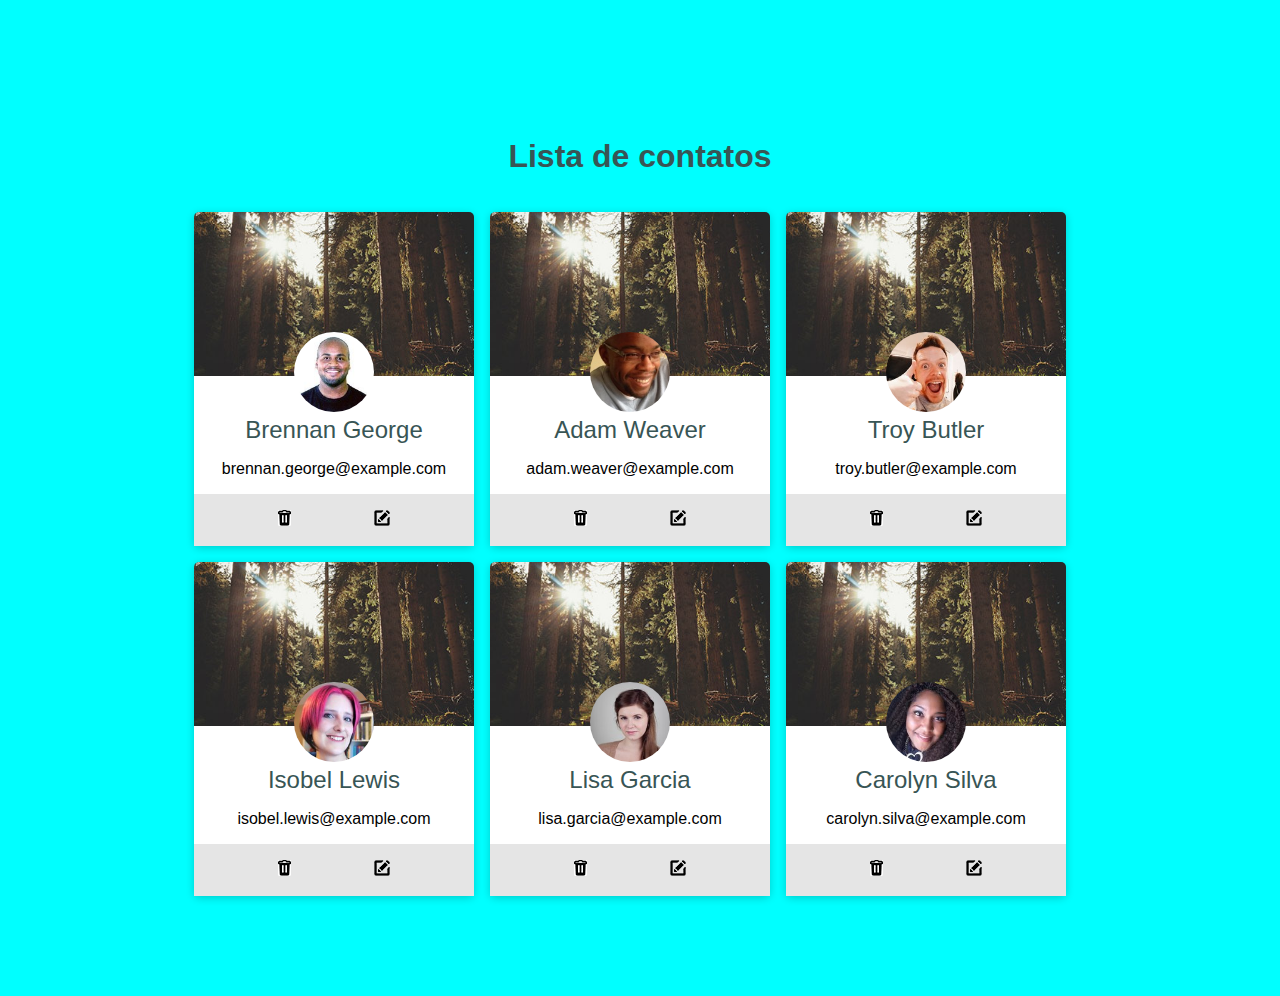
<file: Projeto 3/index.html>
<!DOCTYPE html>
<html lang="en">

<head>
    <meta charset="UTF-8">
    <meta http-equiv="X-UA-Compatible" content="IE=edge">
    <meta name="viewport" content="width=device-width, initial-scale=1.0">
    <title>Document</title>

    <link rel="stylesheet" href="estilo.css">

</head>

<body>
    <h1 class="main-title">Lista de contatos</h1>

    <div class="list-wrapper">
        <ul class="list">
            <li class="list-item">
                <div class="list-item__imagem">
                    <img src="imagens/1.jpg" alt="Brennan George">
                </div>

                <div class="list-item__content">
                    <p class="list-item__name">
                        Brennan George
                    </p>
                    <p class="list-item__email">brennan.george@example.com</p>
                </div>

                <div class="list-item__action">
                    <a href="#"><img src="imagens/delete.png" alt="Delete"></a>
                    <a href="#"><img src="imagens/edit.png" alt="Edit"></a>
                </div>
            </li>

            <li class="list-item">
                <div class="list-item__imagem">
                    <img src="imagens/2.jpg" alt="Brennan George">
                </div>

                <div class="list-item__content">
                    <p class="list-item__name">
                        Adam Weaver
                    </p>
                    <p class="list-item__email">adam.weaver@example.com</p>
                </div>

                <div class="list-item__action">
                    <a href="#"><img src="imagens/delete.png" alt="Delete"></a>
                    <a href="#"><img src="imagens/edit.png" alt="Edit"></a>
                </div>
            </li>

            <li class="list-item">
                <div class="list-item__imagem">
                    <img src="imagens/3.jpg" alt="Brennan George">
                </div>

                <div class="list-item__content">
                    <p class="list-item__name">
                        Troy Butler
                    </p>
                    <p class="list-item__email">troy.butler@example.com</p>
                </div>

                <div class="list-item__action">
                    <a href="#"><img src="imagens/delete.png" alt="Delete"></a>
                    <a href="#"><img src="imagens/edit.png" alt="Edit"></a>
                </div>
            </li>

            <li class="list-item">
                <div class="list-item__imagem">
                    <img src="imagens/4.jpg" alt="Brennan George">
                </div>

                <div class="list-item__content">
                    <p class="list-item__name">
                        Isobel Lewis
                    </p>
                    <p class="list-item__email">isobel.lewis@example.com</p>
                </div>

                <div class="list-item__action">
                    <a href="#"><img src="imagens/delete.png" alt="Delete"></a>
                    <a href="#"><img src="imagens/edit.png" alt="Edit"></a>
                </div>
            </li>

            <li class="list-item">
                <div class="list-item__imagem">
                    <img src="imagens/5.jpg" alt="Brennan George">
                </div>

                <div class="list-item__content">
                    <p class="list-item__name">
                        Lisa Garcia
                    </p>
                    <p class="list-item__email">lisa.garcia@example.com</p>
                </div>

                <div class="list-item__action">
                    <a href="#"><img src="imagens/delete.png" alt="Delete"></a>
                    <a href="#"><img src="imagens/edit.png" alt="Edit"></a>
                </div>
            </li>

            <li class="list-item">
                <div class="list-item__imagem">
                    <img src="imagens/6.jpg" alt="Brennan George">
                </div>

                <div class="list-item__content">
                    <p class="list-item__name">
                        Carolyn Silva
                    </p>
                    <p class="list-item__email">carolyn.silva@example.com</p>
                </div>

                <div class="list-item__action">
                    <a href="#"><img src="imagens/delete.png" alt="Delete"></a>
                    <a href="#"><img src="imagens/edit.png" alt="Edit"></a>
                </div>
            </li>
        </ul>
    </div>

</body>

</html>
</file>
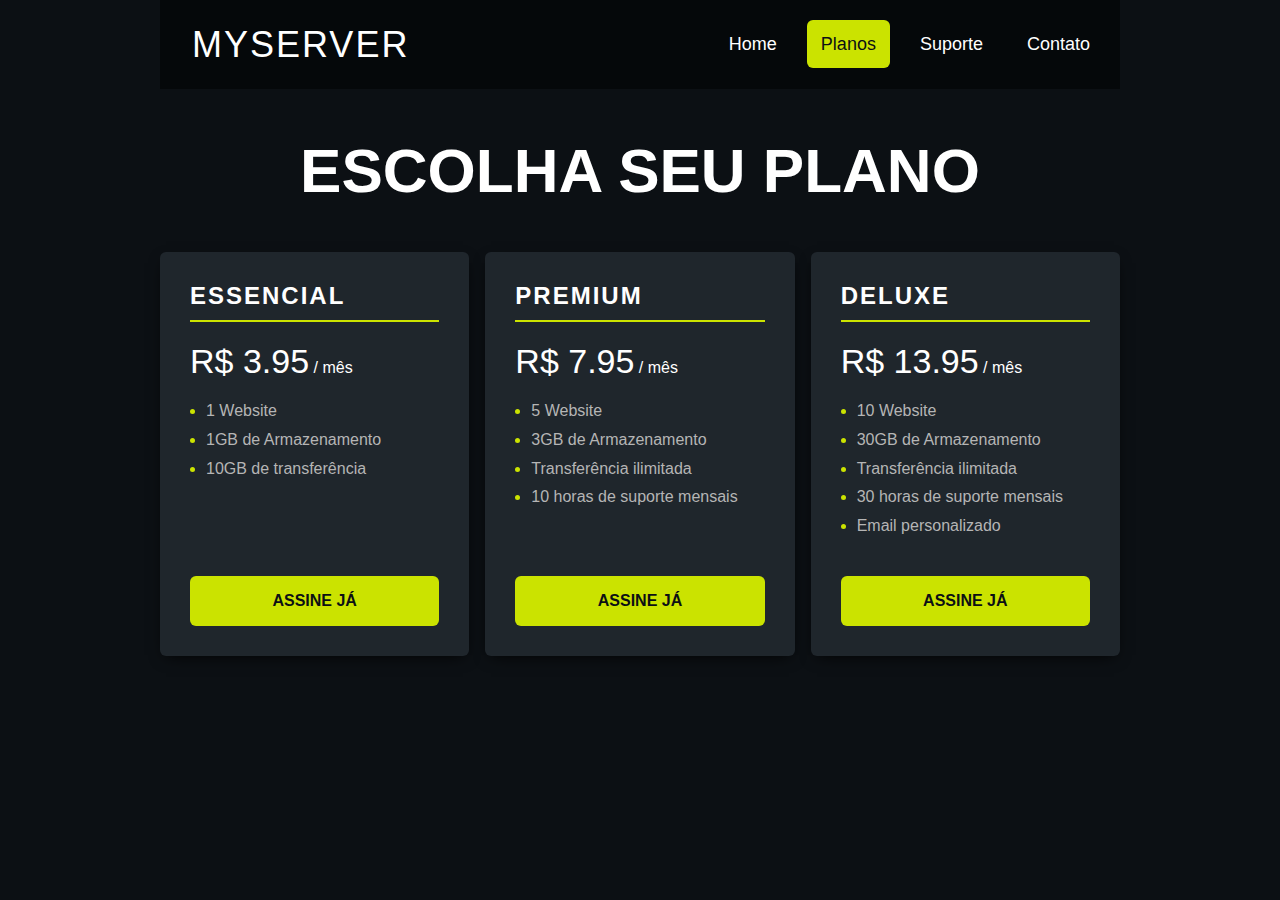
<file: Projeto 4 - Refeito/index.html>
<!DOCTYPE html>
<html lang="pt-br">

<head>
    <meta charset="UTF-8">

    <title>Price cards</title>

    <link rel="stylesheet" href="estilo.css">
</head>

<body>
    <header class="header">
        <div class="header__logo">MyServer</div>
        <nav class="header__nav">
            <ul>
                <li><a href="#">Home</a></li>
                <li><a href="https://serfrontend.com" class="header__nav--active">Planos</a></li>
                <li><a href="#">Suporte</a></li>
                <li><a href="#">Contato</a></li>
            </ul>
        </nav>
    </header>

    <h1 class="main-title">Escolha seu plano</h1>

    <section class="pricing">
        <div class="pricing-plan">
            <h2 class="class-plan__title">Essencial</h2>
            <p> <span class="pricing-plan__price">R$ 3.95</span> / mês</p>
            <ul class="pricing-plan__features">
                <li>1 Website</li>
                <li>1GB de Armazenamento</li>
                <li>10GB de transferência</li>
            </ul>
            <a href="#" class="pricing-plan__cta">Assine Já</a>
        </div>

        <div class="pricing-plan">
            <h2 class="class-plan__title">Premium</h2>
            <p> <span class="pricing-plan__price">R$ 7.95</span> / mês</p>
            <ul class="pricing-plan__features">
                <li>5 Website</li>
                <li>3GB de Armazenamento</li>
                <li>Transferência ilimitada</li>
                <li>10 horas de suporte mensais</li>
            </ul>
            <a href="#" class="pricing-plan__cta">Assine Já</a>
        </div>

        <div class="pricing-plan">
            <h2 class="class-plan__title">Deluxe</h2>
            <p> <span class="pricing-plan__price">R$ 13.95</span> / mês</p>
            <ul class="pricing-plan__features">
                <li>10 Website</li>
                <li>30GB de Armazenamento</li>
                <li>Transferência ilimitada</li>
                <li>30 horas de suporte mensais</li>
                <li>Email personalizado</li>
            </ul>
            <a href="#" class="pricing-plan__cta">Assine Já</a>
        </div>
    </section>
</body>

</html>
</file>
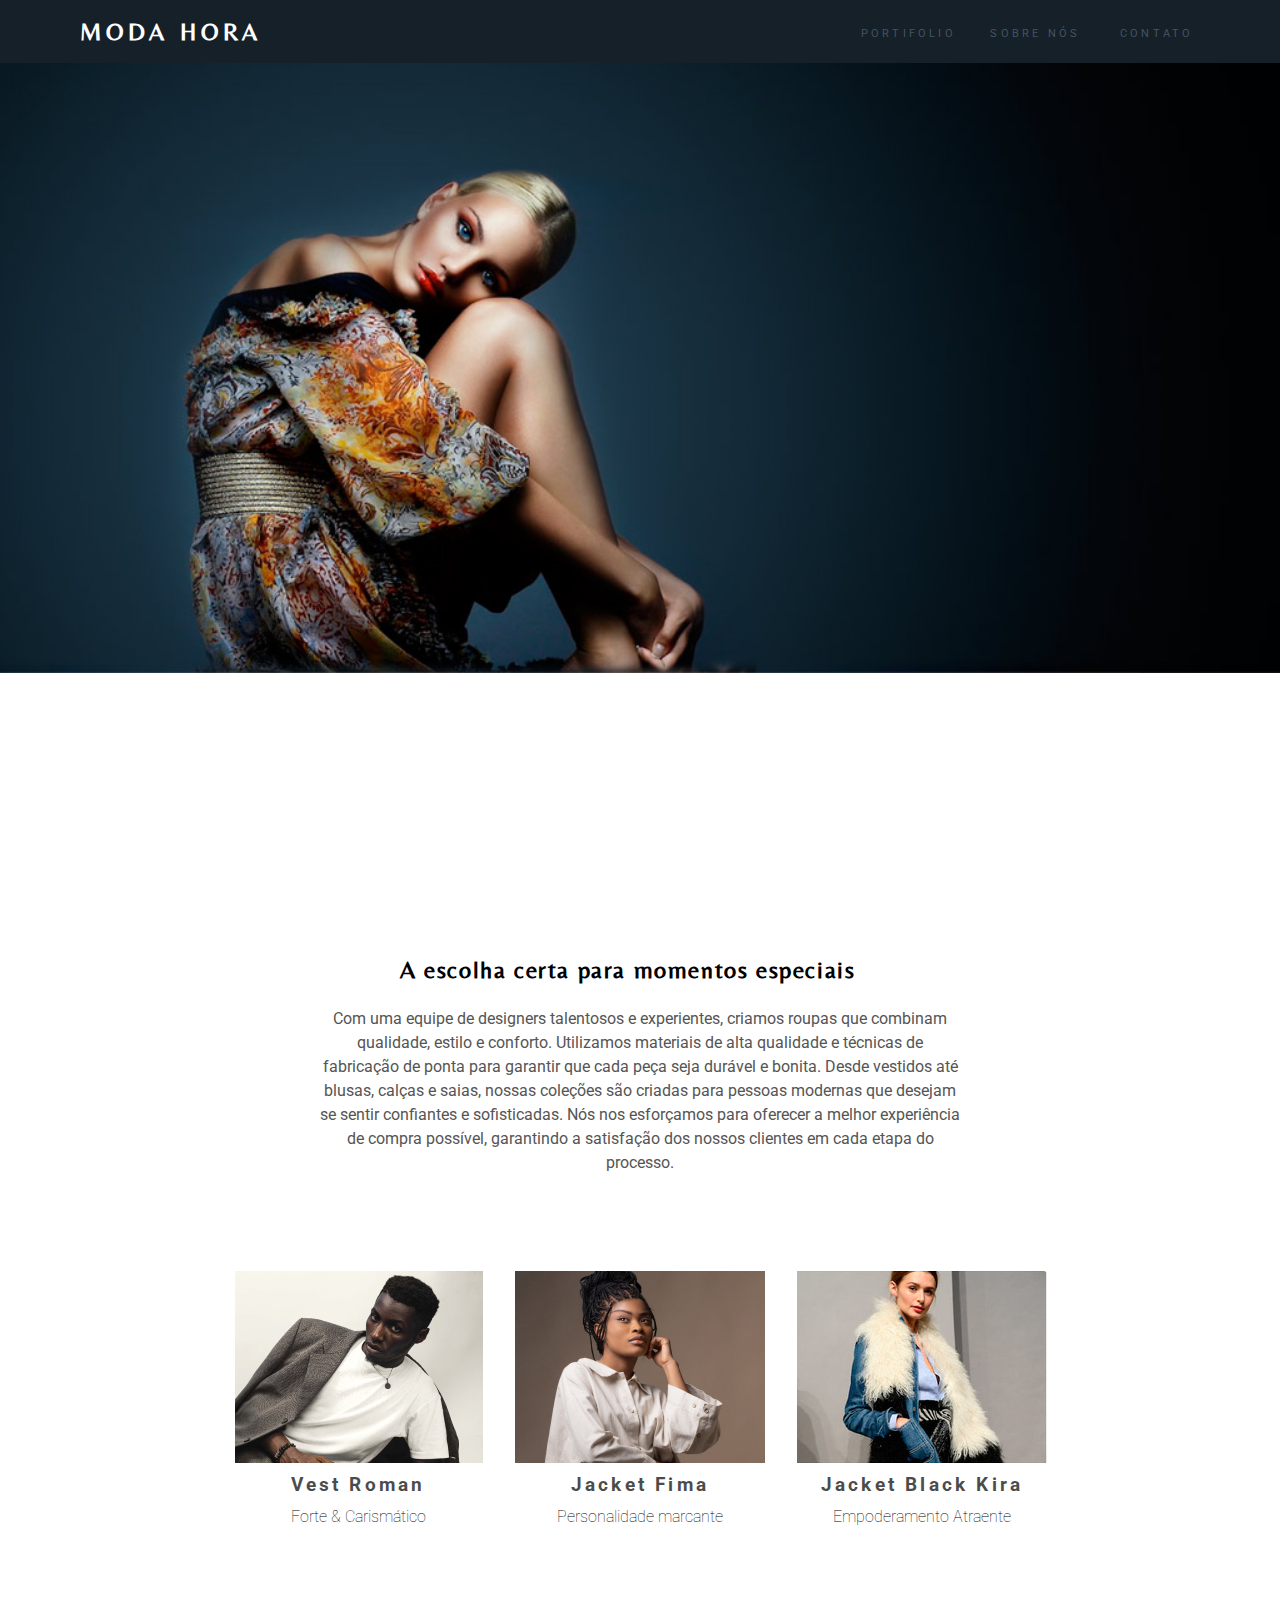
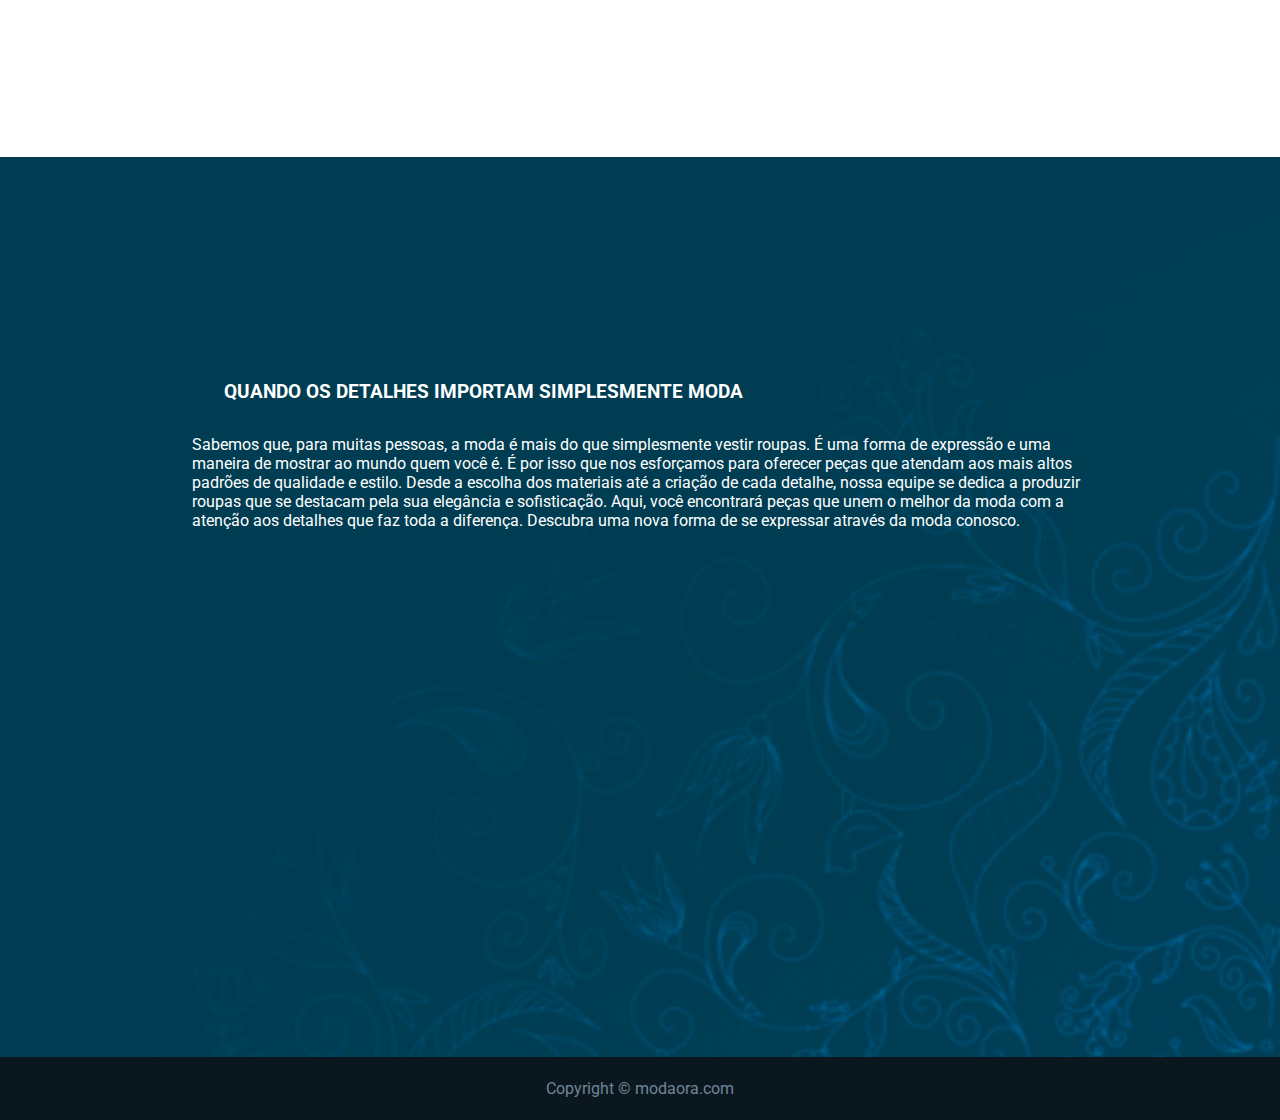
<file: Projeto5_moda-ora/index.html>
<!DOCTYPE html>
<html lang="en">
<head>
    <meta charset="UTF-8">
    <link rel="stylesheet" href="css/style.css">
    <title>Moda Hora</title>
</head>
<body>
    <header>
        <h1 class="headerH1">Moda hora</h1>
        <ul class="headerUl">
            <li class="headerLi"><a href="#">Portifolio</a></li>
            <li class="headerLi"><a href="#">Sobre nós</a></li>
            <li class="headerLi"><a href="#">Contato</a></li>
        </ul>
        
    </header>

    <main>
        <section class="sectionImg">
            <img src="imagens/topo.jpg" alt="Imagem topo">
        </section>
        <section class="sectionMain">
            <h2 class="mainH2">A escolha certa para momentos especiais</h2>
            <p class="paragrafoMain">Com uma equipe de designers talentosos e experientes, criamos roupas que combinam qualidade, estilo e conforto. Utilizamos materiais de alta qualidade e técnicas de fabricação de ponta para garantir que cada peça seja durável e bonita. Desde vestidos até blusas, calças e saias, nossas coleções são criadas para pessoas modernas que desejam se sentir confiantes e sofisticadas. Nós nos esforçamos para oferecer a melhor experiência de compra possível, garantindo a satisfação dos nossos clientes em cada etapa do processo.</p>

            <ul>
                <li>
                    <img src="imagens/modelo5.jpg" alt="Homem Modelo">
                    <h3>Vest Roman</h3>
                    <p>Forte & Carismático</p>

                <li>    
                    <img src="imagens/modelo4.jpg" alt="Modelo Mulher">
                    <h3>Jacket Fima</h3>
                    <p>Personalidade marcante</p>
                </li>

                <li>
                    <img src="imagens/modelo2.jpg" alt="Modelo Mulher 2">
                    <h3>Jacket Black Kira</h3>
                    <p>Empoderamento Atraente</p>
                </li>
            </ul>
        </section>
        <section class="sectionPos">
            <h3>QUANDO OS DETALHES IMPORTAM SIMPLESMENTE MODA</h3>
            <p>Sabemos que, para muitas pessoas, a moda é mais do que simplesmente vestir roupas. É uma forma de expressão e uma maneira de mostrar ao mundo quem você é. É por isso que nos esforçamos para oferecer peças que atendam aos mais altos padrões de qualidade e estilo. Desde a escolha dos materiais até a criação de cada detalhe, nossa equipe se dedica a produzir roupas que se destacam pela sua elegância e sofisticação. Aqui, você encontrará peças que unem o melhor da moda com a atenção aos detalhes que faz toda a diferença. Descubra uma nova forma de se expressar através da moda conosco.</p>

        </section>
    </main>
    <footer>
        Copyright © modaora.com
    </footer>
    
</body>
</html>
</file>
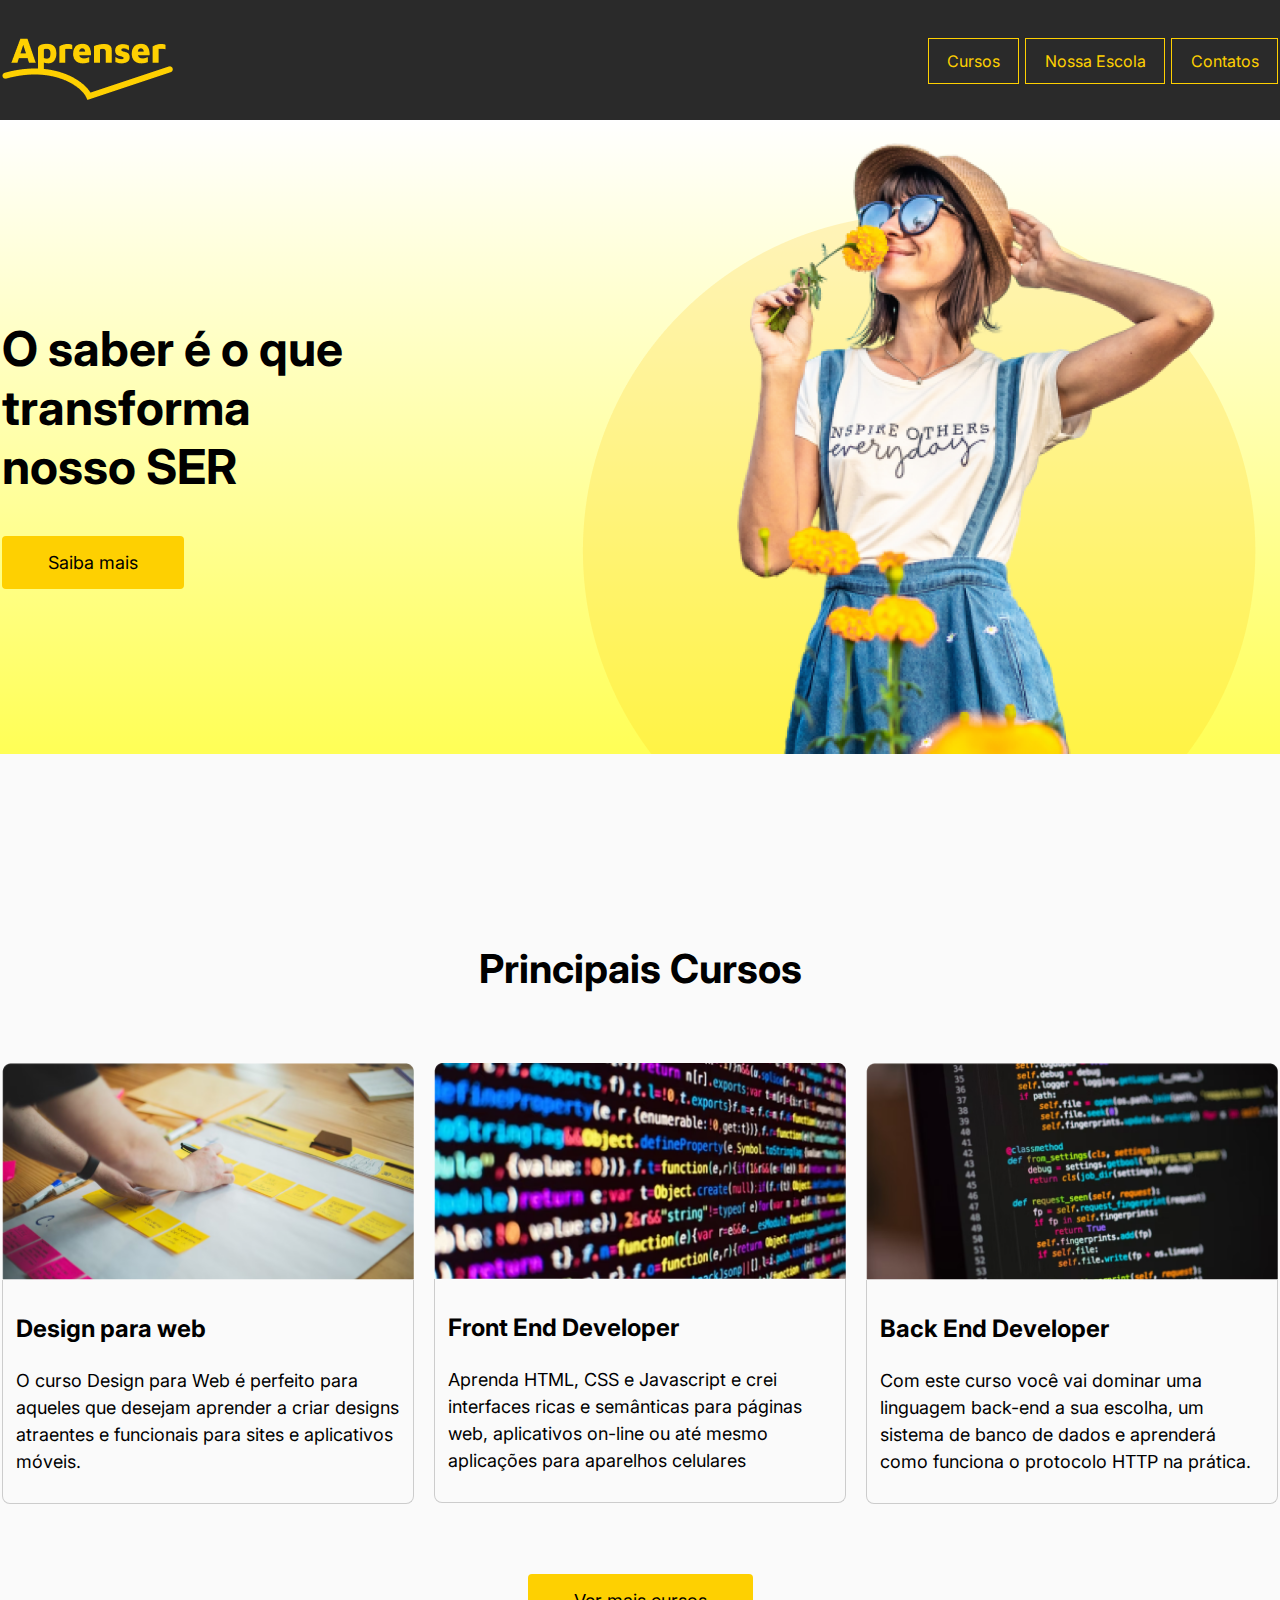
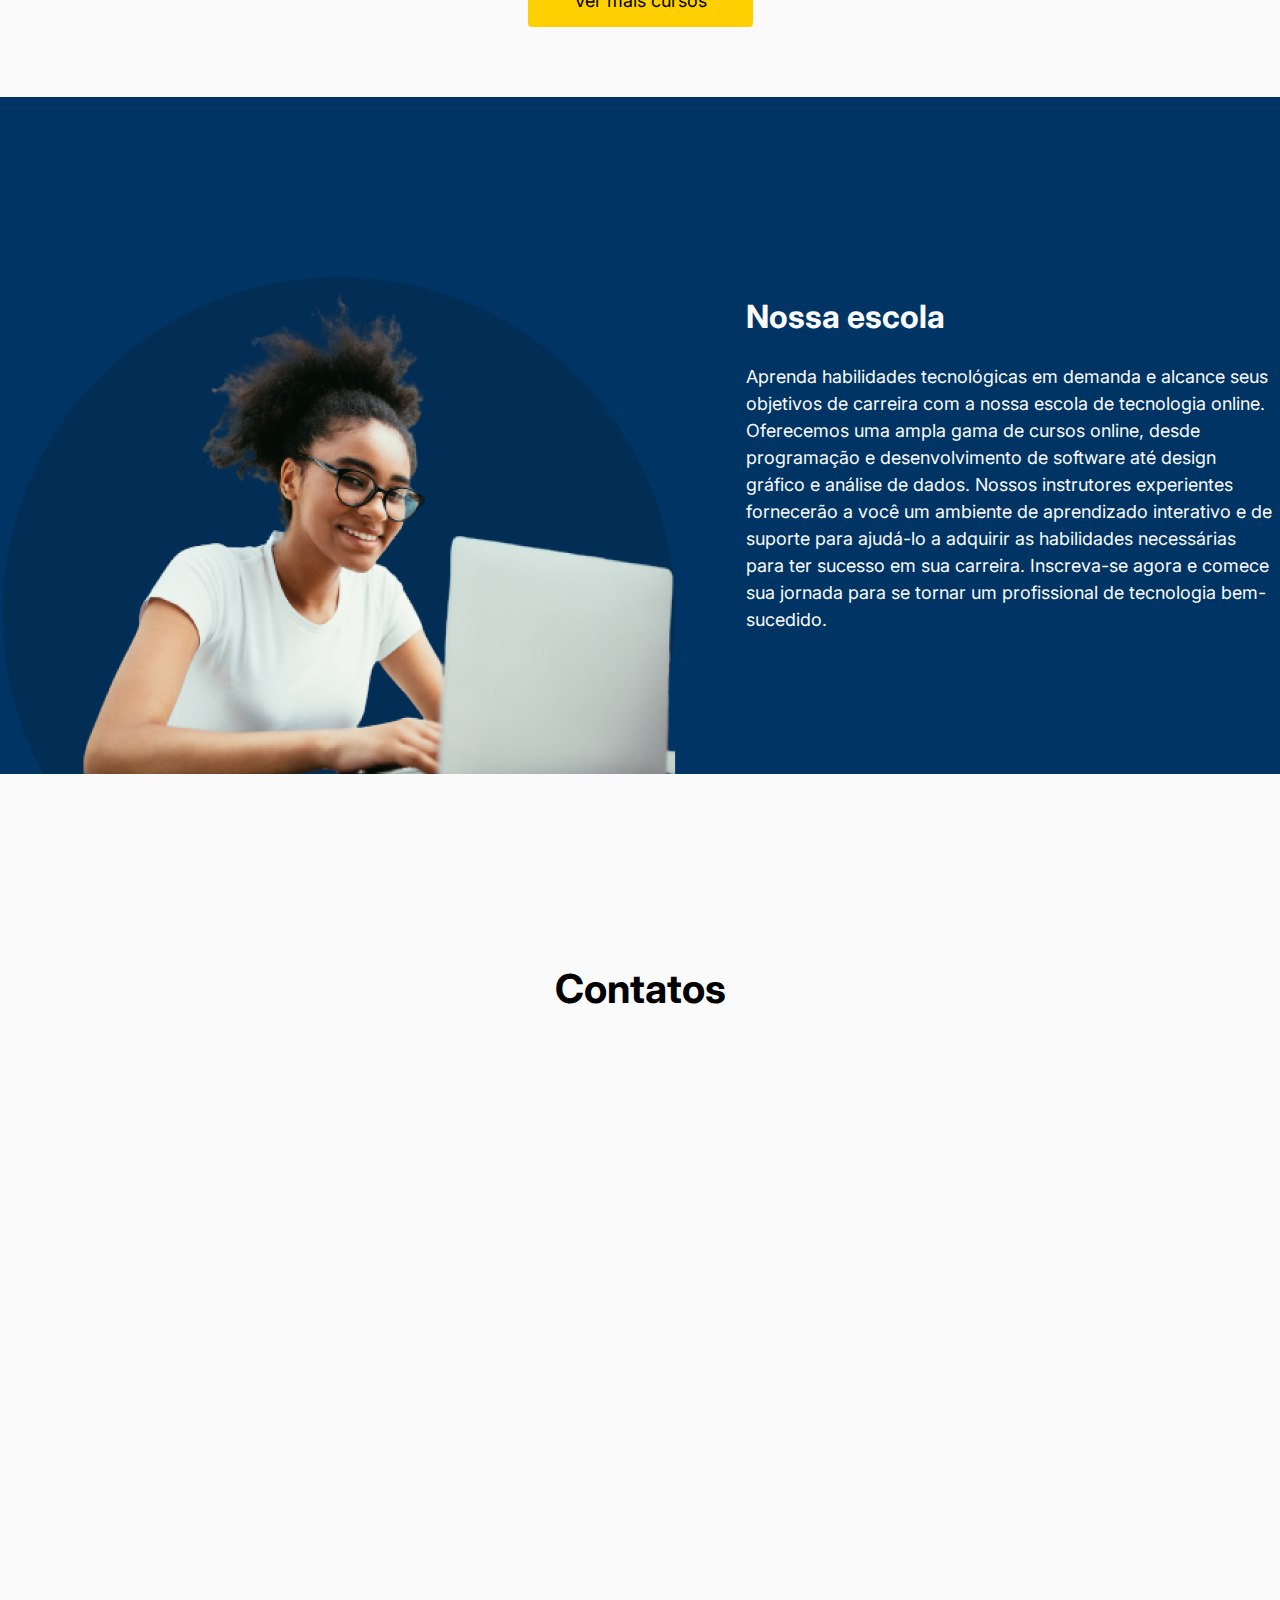
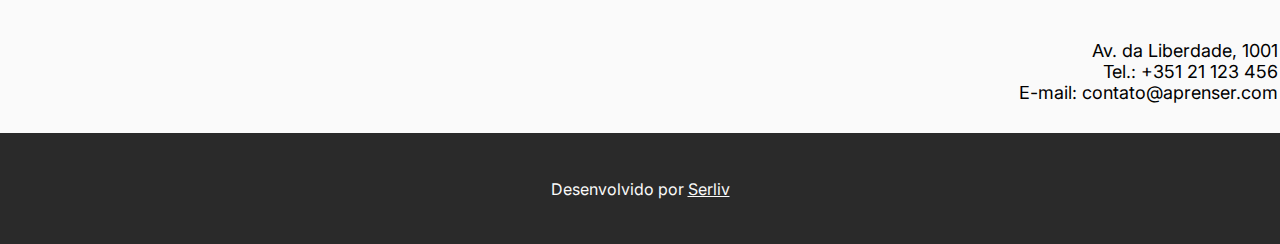
<file: projeto6/index.html>
<!DOCTYPE html>
<html lang="en">

<head>
    <meta charset="UTF-8">

    <title>Projeto Aprenser</title>

    <link rel="preconnect" href="https://fonts.googleapis.com">
    <link rel="preconnect" href="https://fonts.gstatic.com" crossorigin>
    <link href="https://fonts.googleapis.com/css2?family=Inter:wght@400;600&display=swap" rel="stylesheet">
    <link rel="stylesheet" href="css/normalize.css">

    <link rel="stylesheet" href="css/estilo.css">

</head>

<body>
    <div class="wrapperContainer wrapperContainer-dark wrapperContainer-fixed">
        <header class="header container">
            <img src="imagens/logoAprenser.png" alt="Aprenser">

            <nav class="header_nav">
                <ul>
                    <li><a href="#cursos">Cursos</a></li>
                    <li><a href="#escola">Nossa Escola</a></li>
                    <li><a href="#contatos">Contatos</a></li>
                </ul>
            </nav>
        </header>
    </div>

    <div class="wrapperContainer wrapperContainer-hero">
        <section class="container heroBanner">
            <div class="header_content">
                <h1 class="hero_title">O saber é o que transforma nosso <span class="upper">ser</span> </h1>
                <a href="#" class="btn">Saiba mais</a>
            </div>
            <img src="imagens/HeroImage.png" alt="Mulher segurando flores">
        </section>
    </div>

    <div class="wrapperContainer wrapperContainer-light wrapperContainer-padded" id="cursos">
        <section class="cursos container">
            <h2 class="section_title">Principais Cursos</h2>
            <div class="cursosContainer">
                <article class="curso_card">
                    <img src="imagens/curso-design.png" alt="Curso design">
                    <div class="cursos_card_content">
                        <h3>Design para web</h3>
                        <p>O curso Design para Web é perfeito para aqueles que desejam aprender a criar designs
                            atraentes e funcionais para sites e aplicativos móveis.</p>
                    </div>
                </article>

                <article class="curso_card">
                    <img src="imagens/curso-design-1.png" alt="Curso Front-end">
                    <div class="cursos_card_content">
                        <h3>Front End Developer</h3>
                        <p>Aprenda HTML, CSS e Javascript e crei interfaces ricas e semânticas para páginas web,
                            aplicativos on-line ou até mesmo aplicações para aparelhos celulares</p>
                    </div>
                </article>

                <article class="curso_card">
                    <img src="imagens/curso-design-2.png" alt="Curso Back-end">
                    <div class="cursos_card_content">
                        <h3>Back End Developer</h3>
                        <p>Com este curso você vai dominar uma linguagem back-end a sua escolha, um sistema de banco de
                            dados e aprenderá como funciona o protocolo HTTP na prática.</p>
                    </div>


                </article>
            </div>
            <a href="#" class="btn section_btn">Ver mais cursos</a>
        </section>
    </div>

    <div class="wrapperContainer wrapperContainer-dark2 wrapperContainer-padded" id="escola">
        <section class="container escola">
            <img src="imagens/nossa-escola.png" alt="Mulher jovem feliz">
            <div class="escola_content">
                <h2 class="escola_title">Nossa escola</h2>
                <p>Aprenda habilidades tecnológicas em demanda e alcance seus objetivos de carreira com a nossa escola
                    de
                    tecnologia online. Oferecemos uma ampla gama de cursos online, desde programação e desenvolvimento
                    de
                    software até design gráfico e análise de dados. Nossos instrutores experientes fornecerão a você um
                    ambiente de aprendizado interativo e de suporte para ajudá-lo a adquirir as habilidades necessárias
                    para
                    ter sucesso em sua carreira. Inscreva-se agora e comece sua jornada para se tornar um profissional
                    de
                    tecnologia bem-sucedido.</p>
            </div>
        </section>
    </div>

    <div class="wrapperContainer wrapperContainer-light wrapperContainer-padded" id="contatos">
        <section class="container">
            <h2 class="section_title">Contatos</h2>

            <iframe
                src="https://www.google.com/maps/embed?pb=!1m18!1m12!1m3!1d876.9248899785563!2d-52.81970437079146!3d-28.45847179890542!2m3!1f0!2f0!3f0!3m2!1i1024!2i768!4f13.1!3m3!1m2!1s0x94fd493b24699437%3A0xdb26ce86faa682a9!2sAv.%20Dr.%20Waldomiro%20Graeff%2C%201233%20-%20Centro%2C%20N%C3%A3o-Me-Toque%20-%20RS%2C%2099470-000%2C%20Brasil!5e0!3m2!1spt-PT!2spt!4v1680682208842!5m2!1spt-PT!2spt"
                width="100%" height="525" style="border:0;" allowfullscreen="" loading="lazy"
                referrerpolicy="no-referrer-when-downgrade"></iframe>
            <address class="contatos_address">Av. da Liberdade, 1001<br>
                Tel.: +351 21 123 456<br>
                E-mail: contato@aprenser.com</address>
        </section>
    </div>

    <div class="wrapperContainer wrapperContainer-dark">
        <footer class="footer">Desenvolvido por <a href="https://serliv.com">Serliv</a> </footer>
    </div>
</body>

</html>
</file>
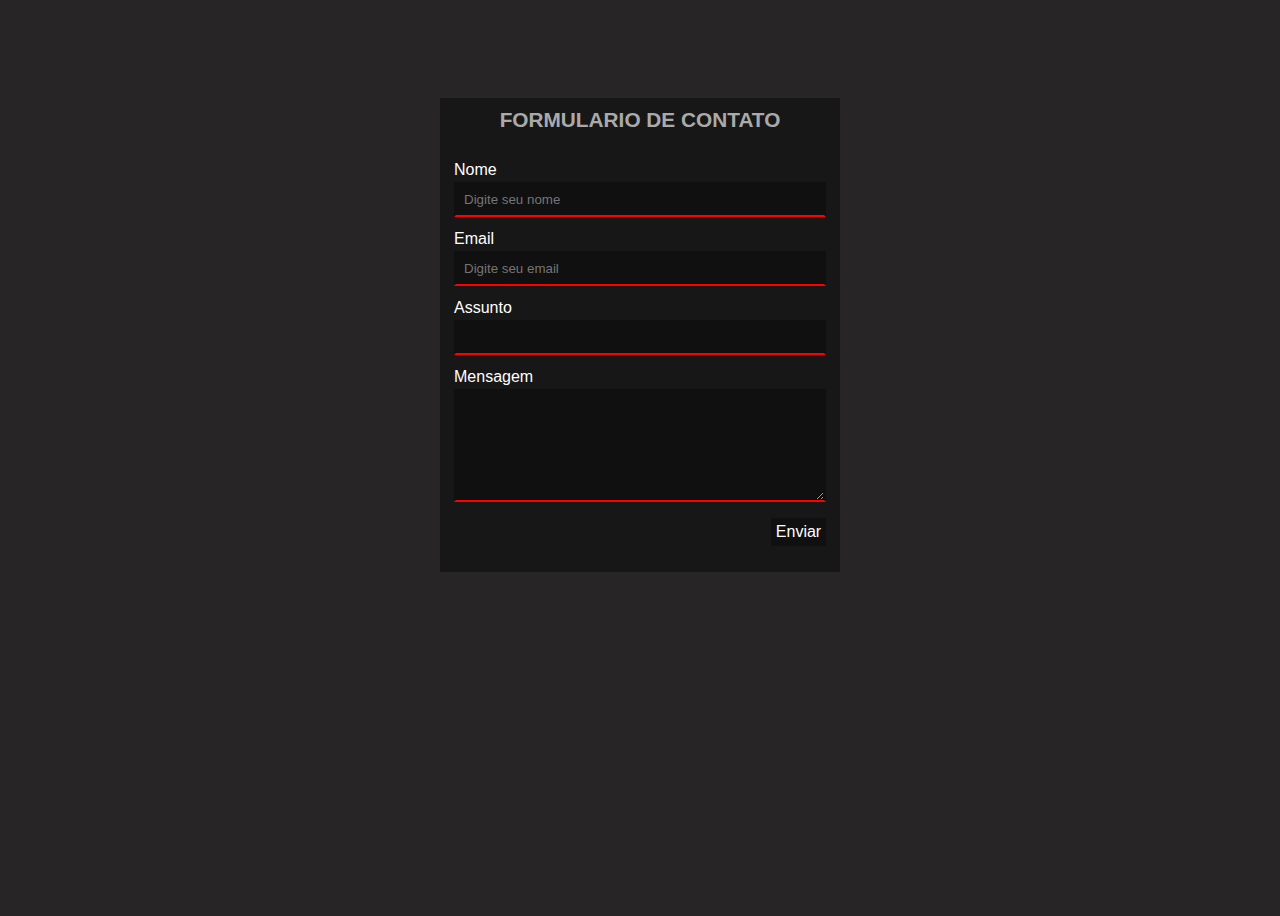
<file: Projeto7 - formulario de contato/index.html>
<!DOCTYPE html>
<html lang="en">
<head>
    <meta charset="UTF-8">
    <title>Formulario de Contato</title>
    <link rel="stylesheet" href="css/style.css">

</head>
<body>

    <form action="#" method="post" autocomplete="off">
        <fieldset>
            <legend>Formulario de contato</legend>

            <label for="nome">Nome</label>
            <input type="text" name="nome" placeholder="Digite seu nome" required id="nome" >

            <label for="email">Email</label>
            <input type="email" name="email" placeholder="Digite seu email" required id="email">

            <label for="assunto">Assunto</label>
            <input type="text" name="assunto" id="assunto" maxlength="30" required>

            <label for="mensagem">Mensagem</label>
            <textarea type="text" name="mensagem" required minlength="20" maxlength="1000" id="mensagem" rows="7"></textarea>


            <button type="submit" value="Enviar" class="btn">Enviar</button>

        </fieldset>
    </form>
    
</body>
</html>
</file>
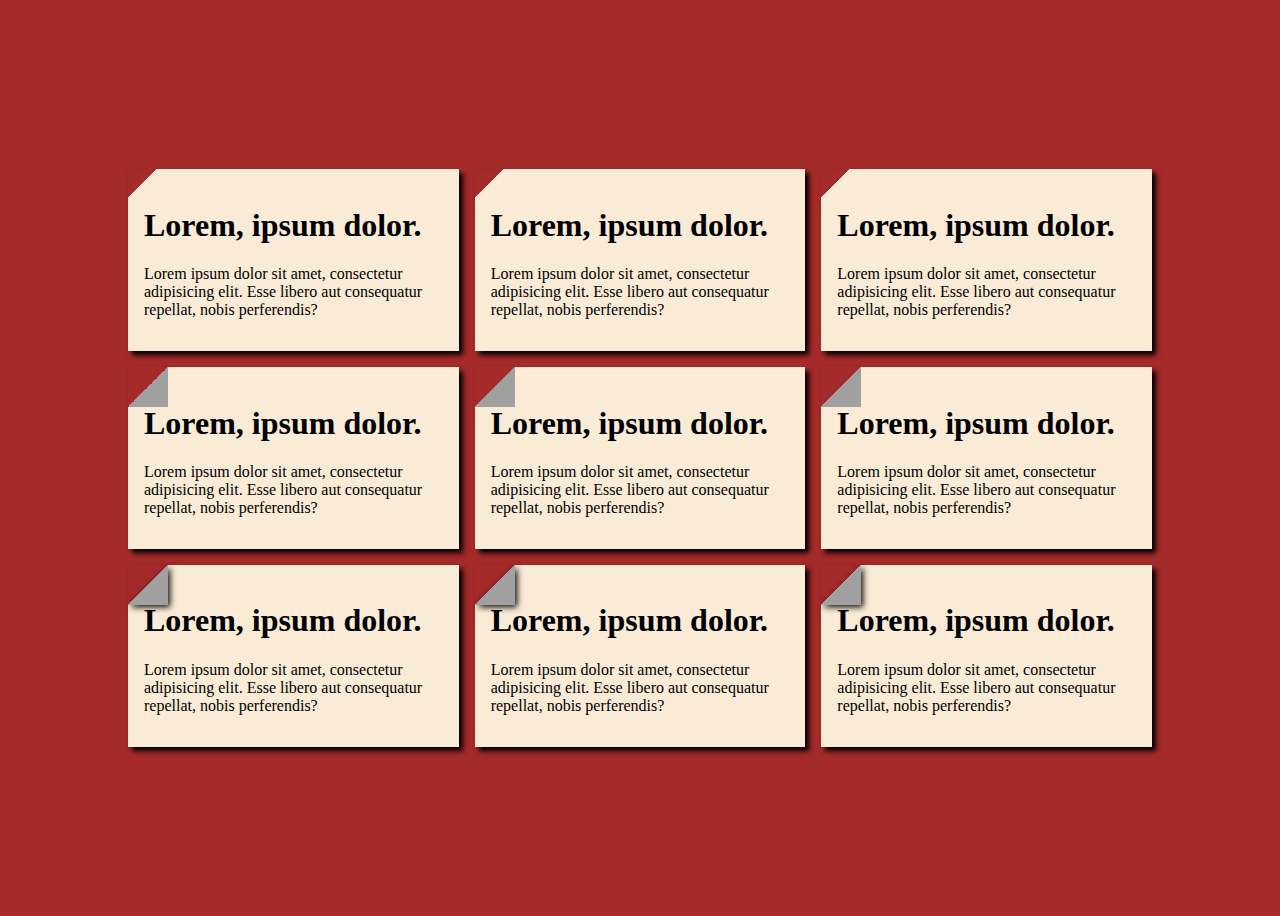
<file: ProjetoNotes/index.html>
<!DOCTYPE html>
<html lang="en">
<head>
    <meta charset="UTF-8">
    <meta name="viewport" content="width=device-width, initial-scale=1.0">
    <link rel="stylesheet" href="style.css">
    <title>notes</title>
</head>
<body style="min-height: 100vh; display: flex; align-items: center; justify-content: center; background-color: brown;">
    
    <div class="container">

        <div class="style1">
            <h1>Lorem, ipsum dolor.</h1>
            <p>Lorem ipsum dolor sit amet, consectetur adipisicing elit. Esse libero aut consequatur repellat, nobis perferendis?</p>
        </div>
        <div class="style1">
            <h1>Lorem, ipsum dolor.</h1>
            <p>Lorem ipsum dolor sit amet, consectetur adipisicing elit. Esse libero aut consequatur repellat, nobis perferendis?</p>
        </div>
        <div class="style1">
            <h1>Lorem, ipsum dolor.</h1>
            <p>Lorem ipsum dolor sit amet, consectetur adipisicing elit. Esse libero aut consequatur repellat, nobis perferendis?</p>
        </div>

        <div class="style2">
            <h1>Lorem, ipsum dolor.</h1>
            <p>Lorem ipsum dolor sit amet, consectetur adipisicing elit. Esse libero aut consequatur repellat, nobis perferendis?</p>
        </div>
        <div class="style2">
            <h1>Lorem, ipsum dolor.</h1>
            <p>Lorem ipsum dolor sit amet, consectetur adipisicing elit. Esse libero aut consequatur repellat, nobis perferendis?</p>
        </div>
        <div class="style2">
            <h1>Lorem, ipsum dolor.</h1>
            <p>Lorem ipsum dolor sit amet, consectetur adipisicing elit. Esse libero aut consequatur repellat, nobis perferendis?</p>
        </div>

        <div class="style3">
            <h1>Lorem, ipsum dolor.</h1>
            <p>Lorem ipsum dolor sit amet, consectetur adipisicing elit. Esse libero aut consequatur repellat, nobis perferendis?</p>
        </div>
        <div class="style3">
            <h1>Lorem, ipsum dolor.</h1>
            <p>Lorem ipsum dolor sit amet, consectetur adipisicing elit. Esse libero aut consequatur repellat, nobis perferendis?</p>
        </div>
        <div class="style3">
            <h1>Lorem, ipsum dolor.</h1>
            <p>Lorem ipsum dolor sit amet, consectetur adipisicing elit. Esse libero aut consequatur repellat, nobis perferendis?</p>
        </div>


    </div>

</body>
</html>
</file>
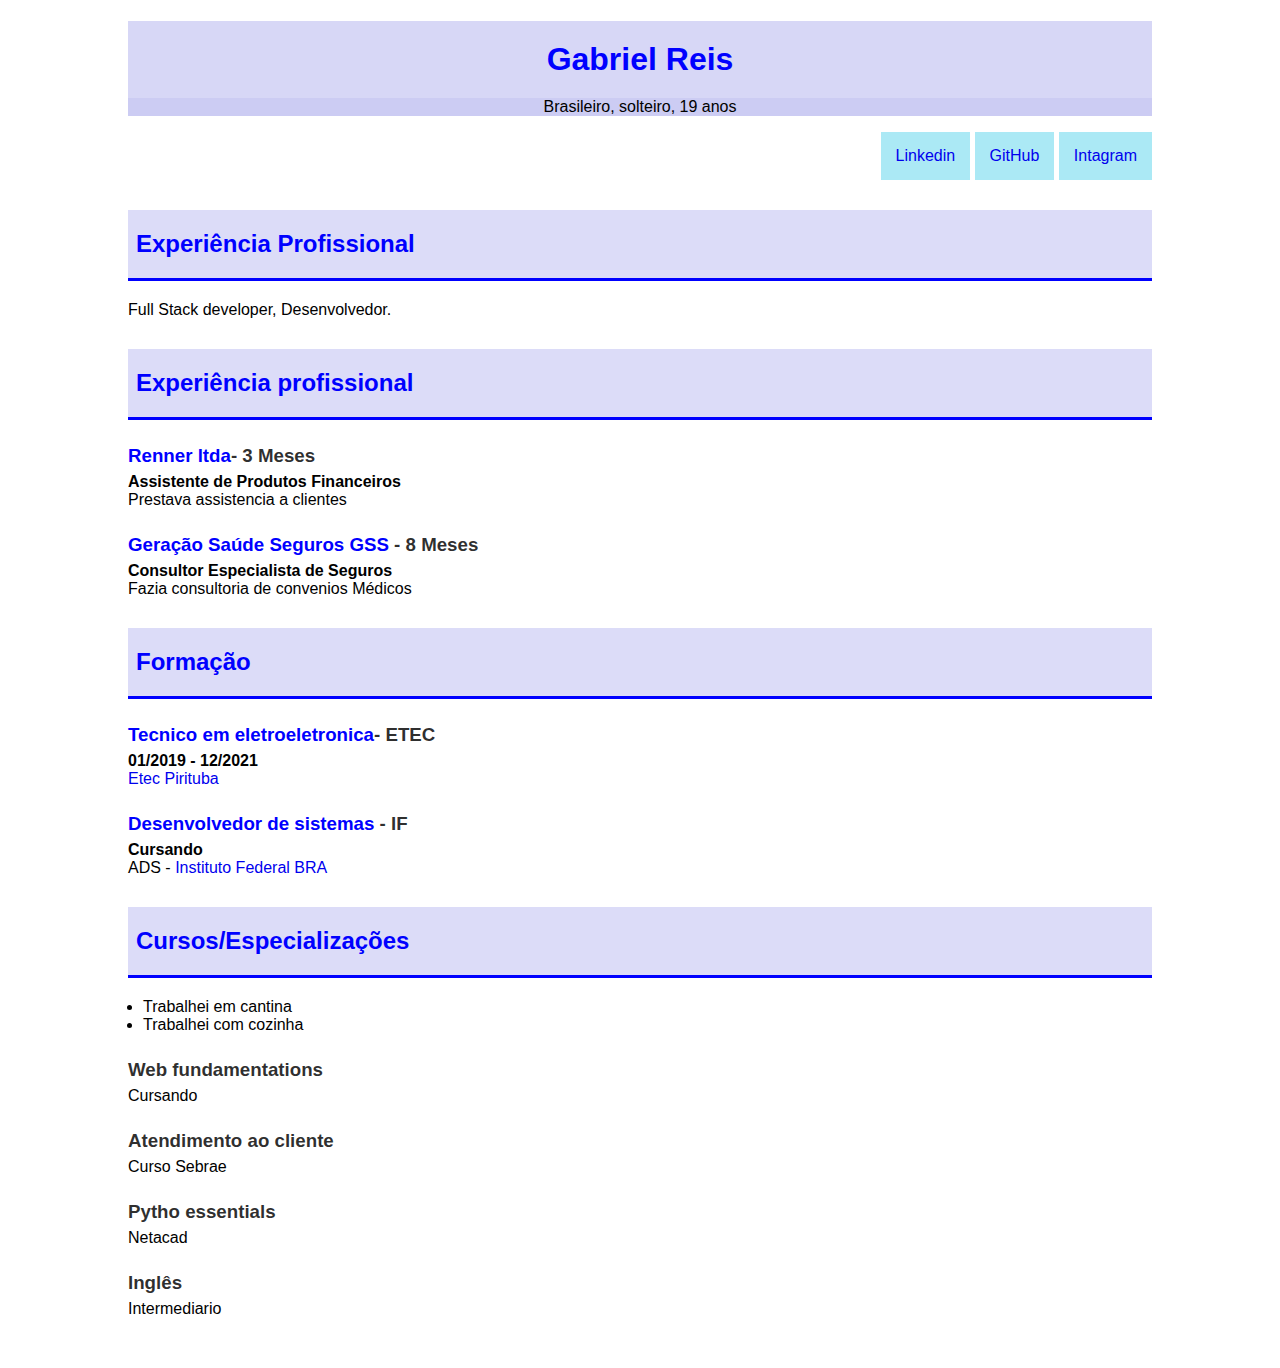
<file: CurriculoWEB - front/MeuCurriculo.html>
<!DOCTYPE html>
<html lang="pt-br">
<head>
    <meta charset="UTF-8">
    <title>MeuCurriculo</title>
    <meta name="description" content="Minha primeira página WEB">
    <meta name="author" content="Gabriel Reis">
    <link rel="stylesheet" href="MeuCurriculo.css">
</head>
<body>
    <h1>Gabriel Reis</h1>

    <p id="paragrafo1">Brasileiro, solteiro, 19 anos</p>

    <ul class="menu">
        <li><a href="#">Linkedin</a></li>
        <li><a href="#">GitHub</a></li>
        <li><a href="#">Intagram</a></li>
    </ul>
    
    <h2>Experiência Profissional</h2>
    <p>Full Stack developer, Desenvolvedor.</p>

    <h2> Experiência profissional</h2>

    <h3><b>Renner ltda</b>- 3 Meses</h3>
    <h4> Assistente de Produtos Financeiros</h4>
    <p class="paragrafoExperiencia"> Prestava assistencia a clientes </p>

    <h3><b>Geração Saúde Seguros GSS</b> - 8 Meses</h3>
    <h4>Consultor  Especialista de Seguros</h4>
    <p class="paragrafoExperiencia">Fazia consultoria de convenios Médicos</p>

    <h2>Formação</h2>

    <h3><b >Tecnico em eletroeletronica</b>- ETEC</h3>
    <h4>01/2019 - 12/2021</h4>
    <p class="paragrafoExperiencia"><a href="https://www.vestibulinhoetec.com.br/home/" target="_blank">Etec Pirituba</a></p>

    <h3><b>Desenvolvedor de sistemas</b> - IF</h3>
    <h4>Cursando</h4>
    <p class="paragrafoExperiencia">ADS - <a href="https://bra.ifsp.edu.br/" target="_blank">Instituto Federal BRA</a></p>

    <h2>Cursos/Especializações</h2>
    <ul>
        <li>Trabalhei em cantina</li>
        <li>Trabalhei com cozinha</li>
    </ul>

    <h3>Web fundamentations</h3>
    <p class="paragrafoExperiencia">Cursando</p>

    <h3>Atendimento ao cliente</h3>
    <p class="paragrafoExperiencia">Curso Sebrae</p>

    <h3>Pytho essentials</h3>
    <p class="paragrafoExperiencia">Netacad</p>

    <h3>Inglês</h3>
    <p class="paragrafoExperiencia">Intermediario</p>


</body>
</html>
</file>
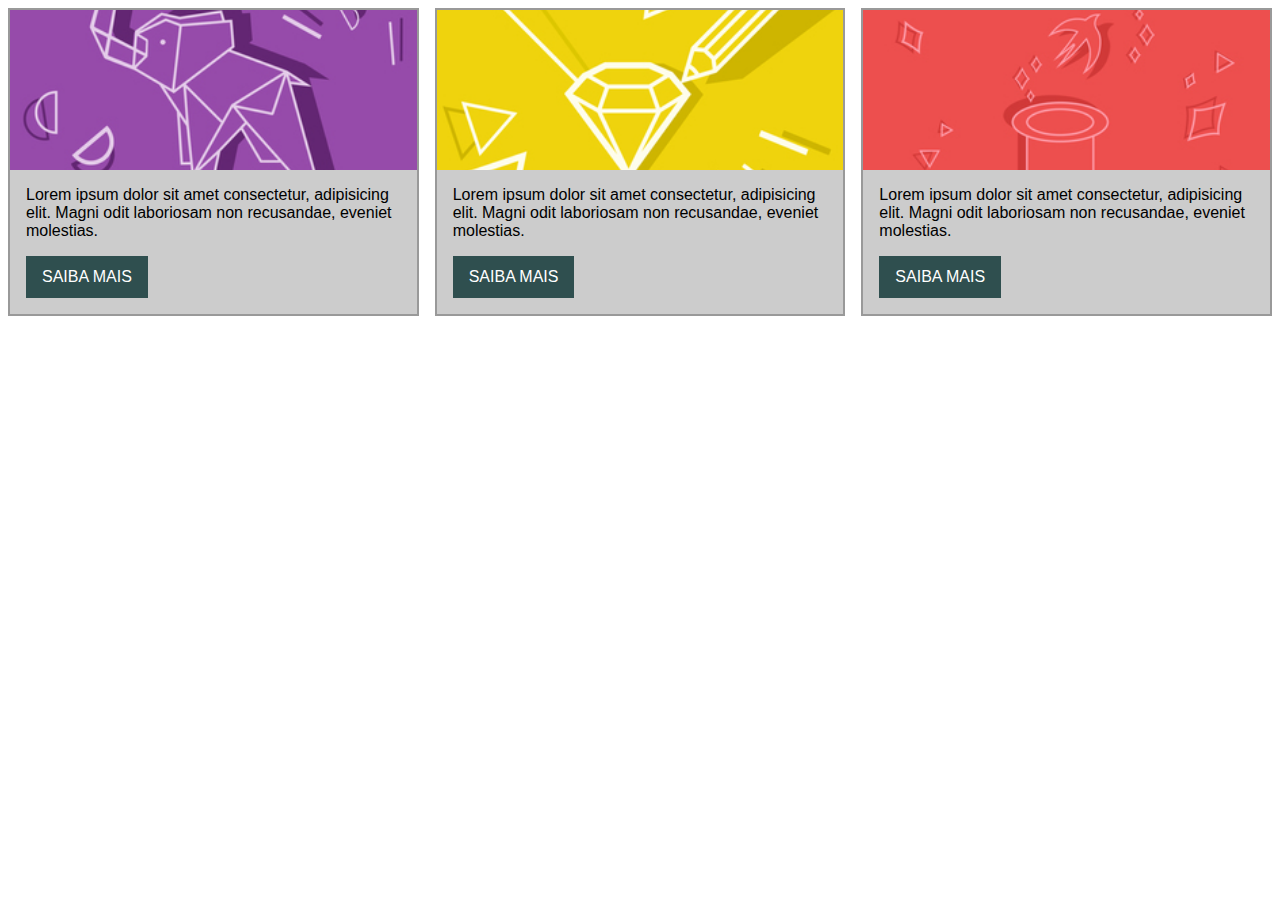
<file: Projeto - Cards responsivos/container.html>
<!DOCTYPE html>
<html lang="en">

<head>
    <meta charset="UTF-8">
    <meta http-equiv="X-UA-Compatible" content="IE=edge">
    <meta name="viewport" content="width=, initial-scale=1.0">
    <title>Container</title>

    <link rel="stylesheet" href="container.css">
</head>

<body>

    <main>
        <div class="cards_container">
            <div class="card_wrapper">
                <article class="card">
                    <div class="card_header">
                        <img src="imagens/card_02.jpg" alt="">
                    </div>
                    <div class="card_body">
                        <p>Lorem ipsum dolor sit amet consectetur, adipisicing elit. Magni odit laboriosam non
                            recusandae, eveniet molestias.</p>
                        <a href="#" class="card_btn">Saiba mais</a>
                    </div>
                </article>
            </div>

            <div class="card_wrapper">
                <article class="card">
                    <div class="card_header">
                        <img src="imagens/card_03.jpg" alt="">
                    </div>
                    <div class="card_body">
                        <p>Lorem ipsum dolor sit amet consectetur, adipisicing elit. Magni odit laboriosam non
                            recusandae, eveniet molestias.</p>
                        <a href="#" class="card_btn">Saiba mais</a>
                    </div>
                </article>
            </div>

            <div class="card_wrapper">
                <article class="card">
                    <div class="card_header">
                        <img src="imagens/card_05.jpg" alt="">
                    </div>
                    <div class="card_body">
                        <p>Lorem ipsum dolor sit amet consectetur, adipisicing elit. Magni odit laboriosam non
                            recusandae, eveniet molestias.</p>
                        <a href="#" class="card_btn">Saiba mais</a>
                    </div>
                </article>
            </div>
        </div>
    </main>

</body>

</html>
</file>
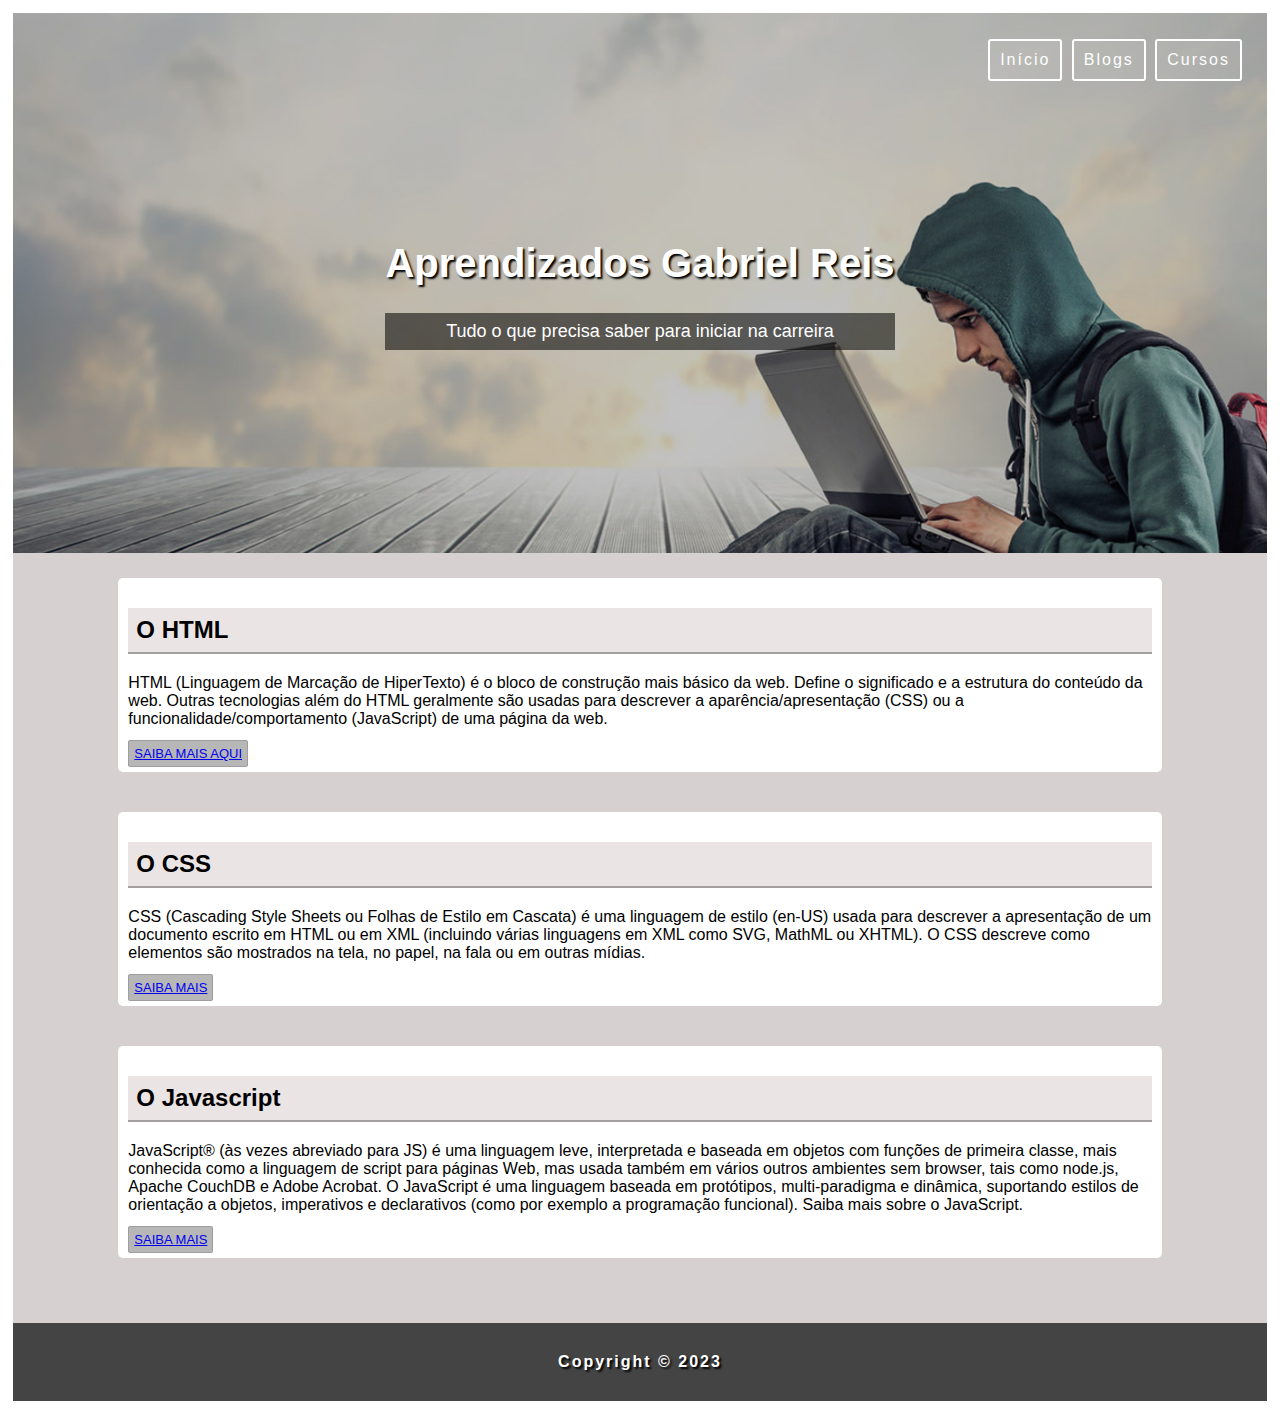
<file: Projeto 2 - Pagina de curso/Projeto2.html>
<!DOCTYPE html>
<html lang="en">
<head>
    <meta charset="UTF-8">
    <title>Projeto 2 - Front</title>
    <link rel="stylesheet" href="stylesheetP2.css">

</head>
<body>
    <section class="section-header">
        <header>
            <ul>
                <li><a href="#">início</a></li>
                <li><a href="#">blogs</a></li>
                <li><a href="#">cursos</a></li>
            </ul>
        

            <div class="div-header">

                <h1>aprendizados Gabriel Reis</h1>
                <p>Tudo o que precisa saber para iniciar na carreira</p>

            </div>
        </header>
    </section>
    <div>
        <section class="section-main">
            <main>
                <div class="post">
                    <h2>O HTML</h2>
                    <p>HTML (Linguagem de Marcação de HiperTexto) é o bloco de construção mais básico da web. Define o significado e a estrutura do conteúdo da web. Outras tecnologias além do HTML geralmente são usadas para descrever a aparência/apresentação (CSS) ou a funcionalidade/comportamento (JavaScript) de uma página da web.</p>
                    <a href="#">Saiba mais aqui</a>
                </div>

                <div class="post">
                    <h2>O CSS</h2>
                    <p>CSS (Cascading Style Sheets ou Folhas de Estilo em Cascata) é uma linguagem de estilo (en-US) usada para descrever a apresentação de um documento escrito em HTML ou em XML (incluindo várias linguagens em XML como SVG, MathML ou XHTML). O CSS descreve como elementos são mostrados na tela, no papel, na fala ou em outras mídias.</p>
                    <a href="#">Saiba Mais</a>
                </div>

                <div class="post">
                    <h2>O Javascript</h2>
                    <p>JavaScript® (às vezes abreviado para JS) é uma linguagem leve, interpretada e baseada em objetos com funções de primeira classe, mais conhecida como a linguagem de script para páginas Web, mas usada também em vários outros ambientes sem browser, tais como node.js, Apache CouchDB e Adobe Acrobat. O JavaScript é uma linguagem baseada em protótipos, multi-paradigma e dinâmica, suportando estilos de orientação a objetos, imperativos e declarativos (como por exemplo a programação funcional). Saiba mais sobre o JavaScript.</p>
                    <a href="#">Saiba mais</a>
                </div>
            </main>
        </section>
    </div>
        <footer>
            <p><b>Copyright © 2023</b></p>
        </footer>
 </body>
</html>
</file>
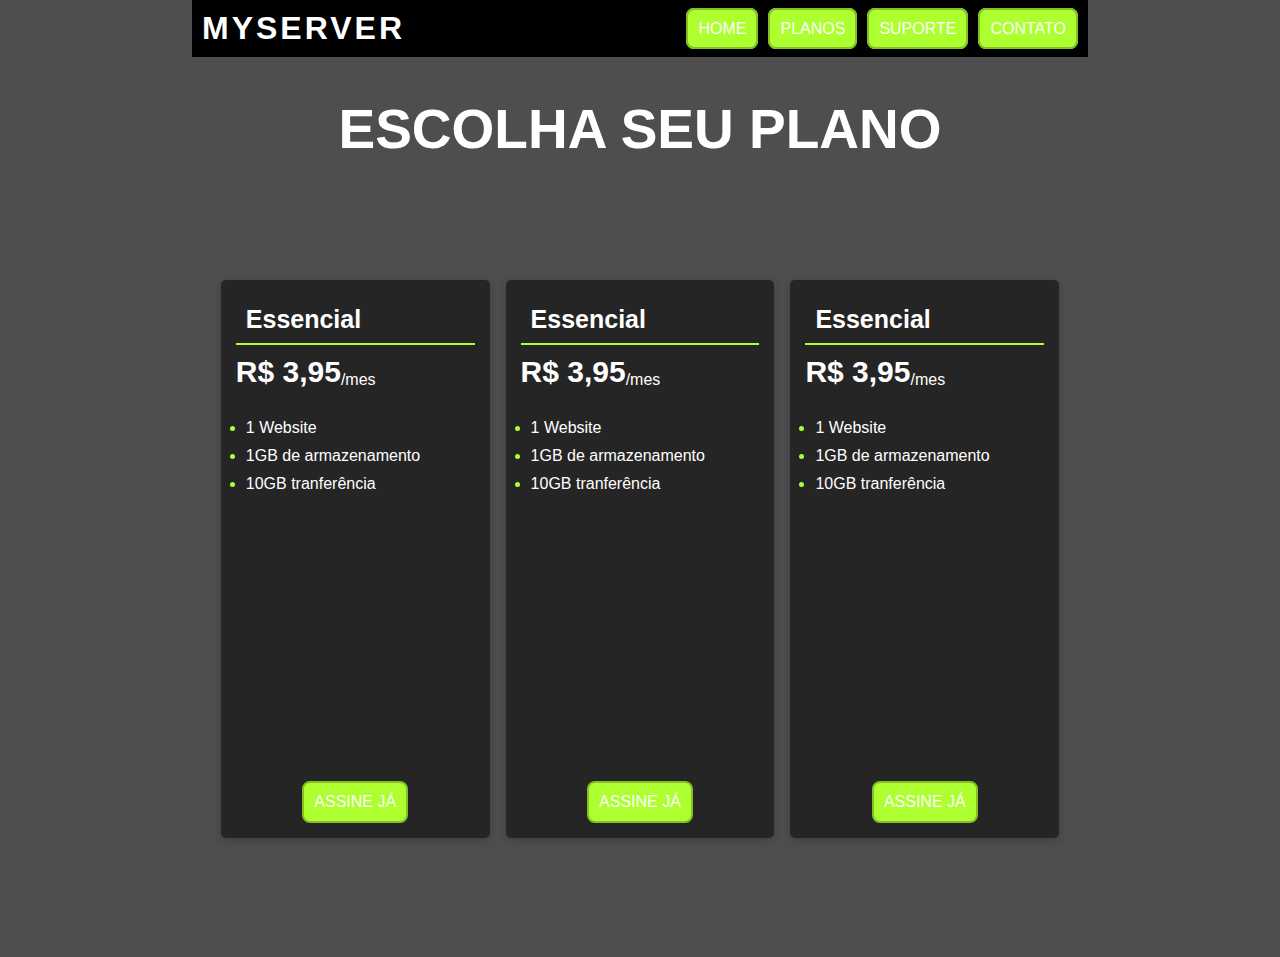
<file: projeto 4 - planos/paginaDePlanos.html>
<!DOCTYPE html>
<html lang="pt-br">
<head>
    <meta charset="UTF-8">
    <title>Escolha seu PLANO</title>
    <link rel="stylesheet" href="stylePlanos.css">
</head>
<body>
    <header>
        <h1 class="headerTitle">myserver</h1>
        <ul class="headerUl">
            <li class="headerLi"><a href="#">home</a></li>
            <li class="headerLi"><a href="#">planos</a></li>
            <li class="headerLi"><a href="#">suporte</a></li>
            <li class="headerLi"><a href="#">contato</a></li>
        </ul>
    </header>
    <main>
        <h2>escolha seu plano</h2>

        <ul class="mainUl">
            <li class="mainLi">
                <h3>Essencial</h3>
                <div class="divMes">
                    <h4>R$ 3,95</h4>
                    <p>/mes</p>
                </div>    
                <ul>

                    <li>1 Website</li>
                    <li>1GB de armazenamento</li>
                    <li>10GB tranferência</li>

                </ul>

                <a href="#">assine já</a>
            </li>
            <li class="mainLi">
                <h3>Essencial</h3>
                <div class="divMes">
                    <h4>R$ 3,95</h4>
                    <p>/mes</p>
                </div>    
                <ul>

                    <li>1 Website</li>
                    <li>1GB de armazenamento</li>
                    <li>10GB tranferência</li>

                </ul>

                <a href="#">assine já</a>
            </li>
            <li class="mainLi">
                <h3>Essencial</h3>
                <div class="divMes">
                    <h4>R$ 3,95</h4>
                    <p>/mes</p>
                </div>    
                <ul>

                    <li>1 Website</li>
                    <li>1GB de armazenamento</li>
                    <li>10GB tranferência</li>

                </ul>

                <a href="#">assine já</a>
            </li>

        </ul>
        
    </main>
</body>
</html>
</file>
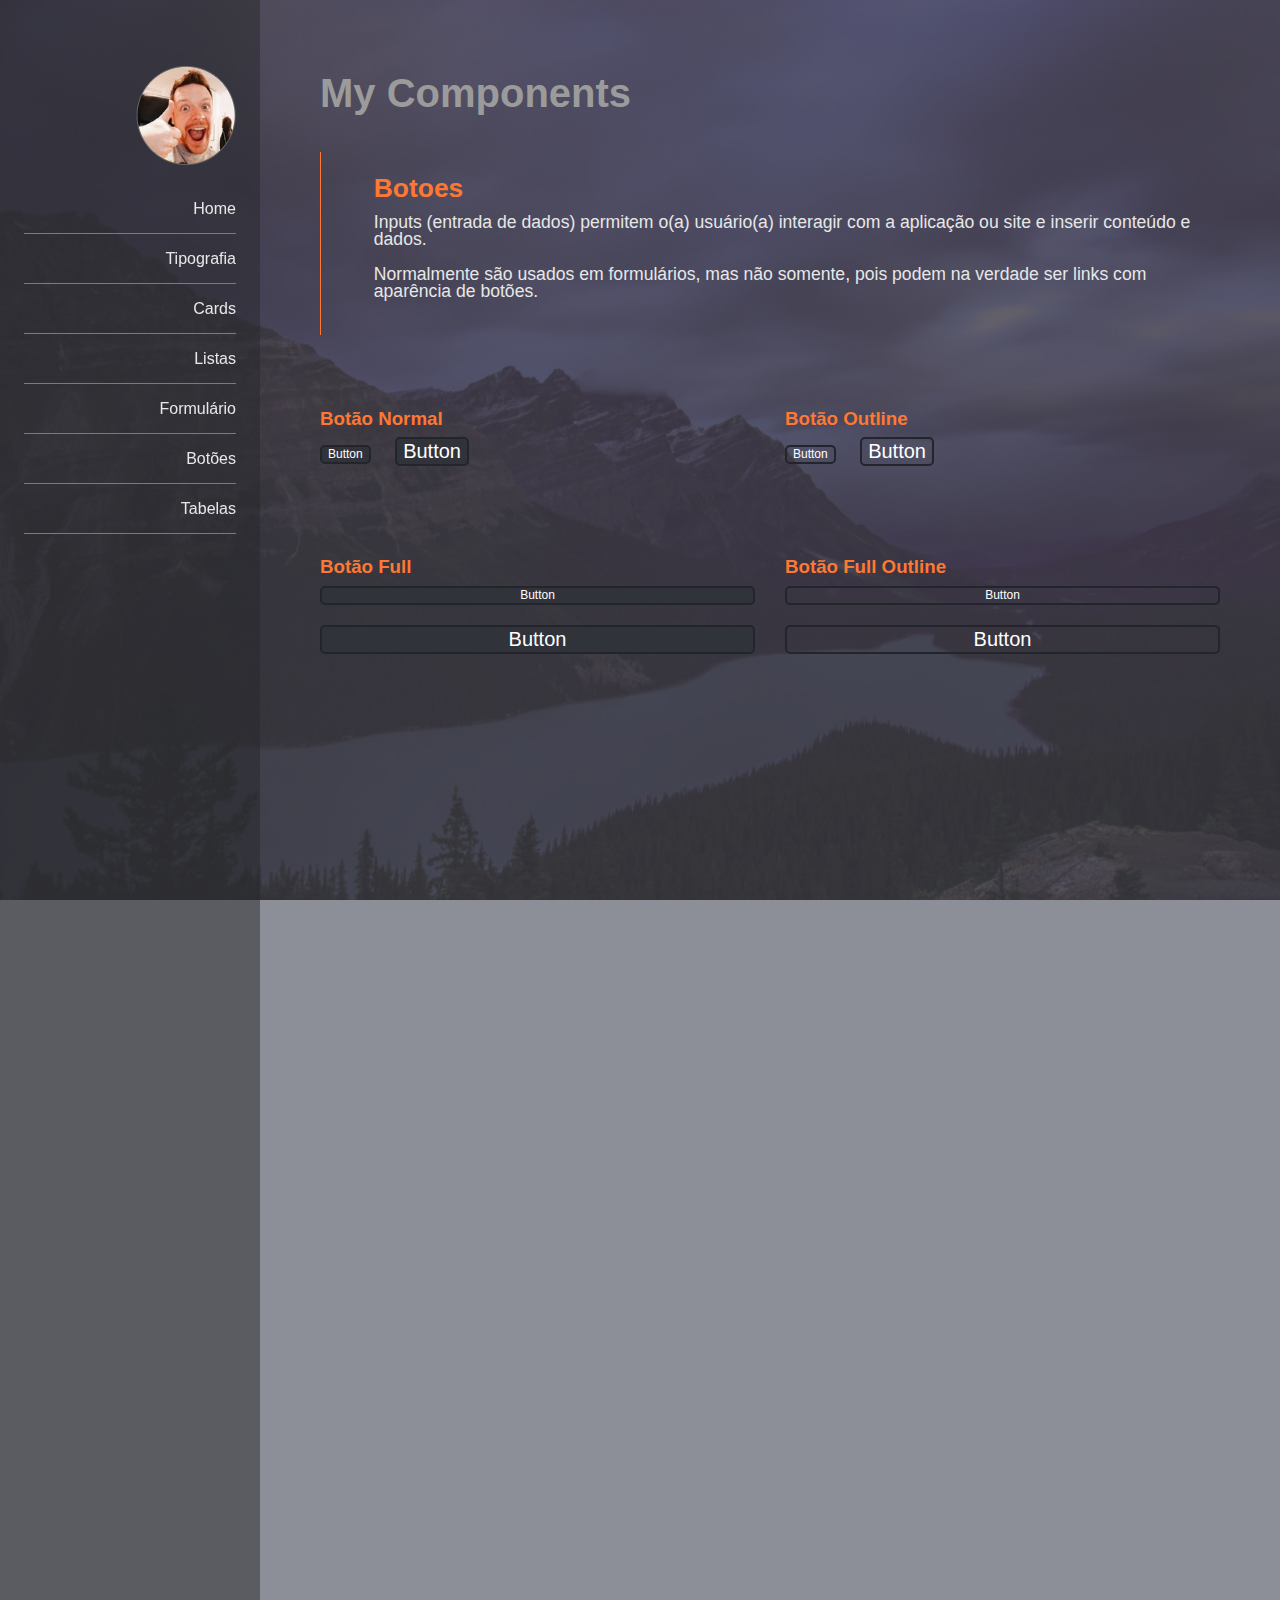
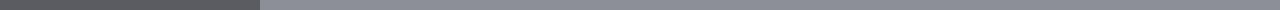
<file: ProjetoMyComponents-inicio/botoes.html>
<!DOCTYPE html>
<html lang="pt-br">

<head>
    <meta charset="UTF-8">

    <title>Projeto My Components</title>

    <link rel="stylesheet" href="css/normalize.css">
    <link rel="stylesheet" href="css/style.css">
</head>

<body>

    <header class="mainHeader">
        <nav class="mainNav">
            <a href="#">
                <img src="imagens/perfil.png" alt="Gabriel de Souza Reis" class="perfilImg">
            </a>

            <ul>
                <li><a href="index.html">Home</a></li>
                <li><a href="tipografia.html">Tipografia</a></li>
                <li><a href="cards.html">Cards</a></li>
                <li><a href="listas.html">Listas</a></li>
                <li><a href="formulario.html">Formulário</a></li>
                <li><a href="botoes.html">Botões</a></li>
                <li><a href="tabelas.html">Tabelas</a></li>
            </ul>
        </nav>
    </header>

    <main class="main">

        <h1>My Components</h1>

        <article class="highlight">
            <h2>Botoes</h2>
            <p>Inputs (entrada de dados) permitem o(a) usuário(a) interagir com a aplicação ou site e inserir conteúdo e dados.</p>
            <p>Normalmente são usados em formulários, mas não somente, pois podem na verdade ser links com aparência de botões.</p>
        </article>

        <section>

            <div class="row">
                <article>
                    <h3>Botão Normal</h3>
                    <button class="btn">Button</button>
                    <button class="btn btn-big">Button</button>
                </article>

                <article>
                    <h3>Botão Outline</h3>
                    <button class="btn btn-stroke">Button</button>
                    <button class="btn btn-stroke btn-big">Button</button>
                </article>
            </div>


        </section>

        <section>

            <div class="row">
                <article>
                    <h3>Botão Full</h3>
                    <button class="btn btn-full">Button</button>
                    <button class="btn btn-big btn-full">Button</button>
                </article>

                <article>
                    <h3>Botão Full Outline</h3>
                    <button class="btn btn-stroke btn-full">Button</button>
                    <button class="btn btn-stroke btn-big btn-full">Button</button>
                </article>
            </div>


        </section>

    </main>

</body>

</html>
</file>
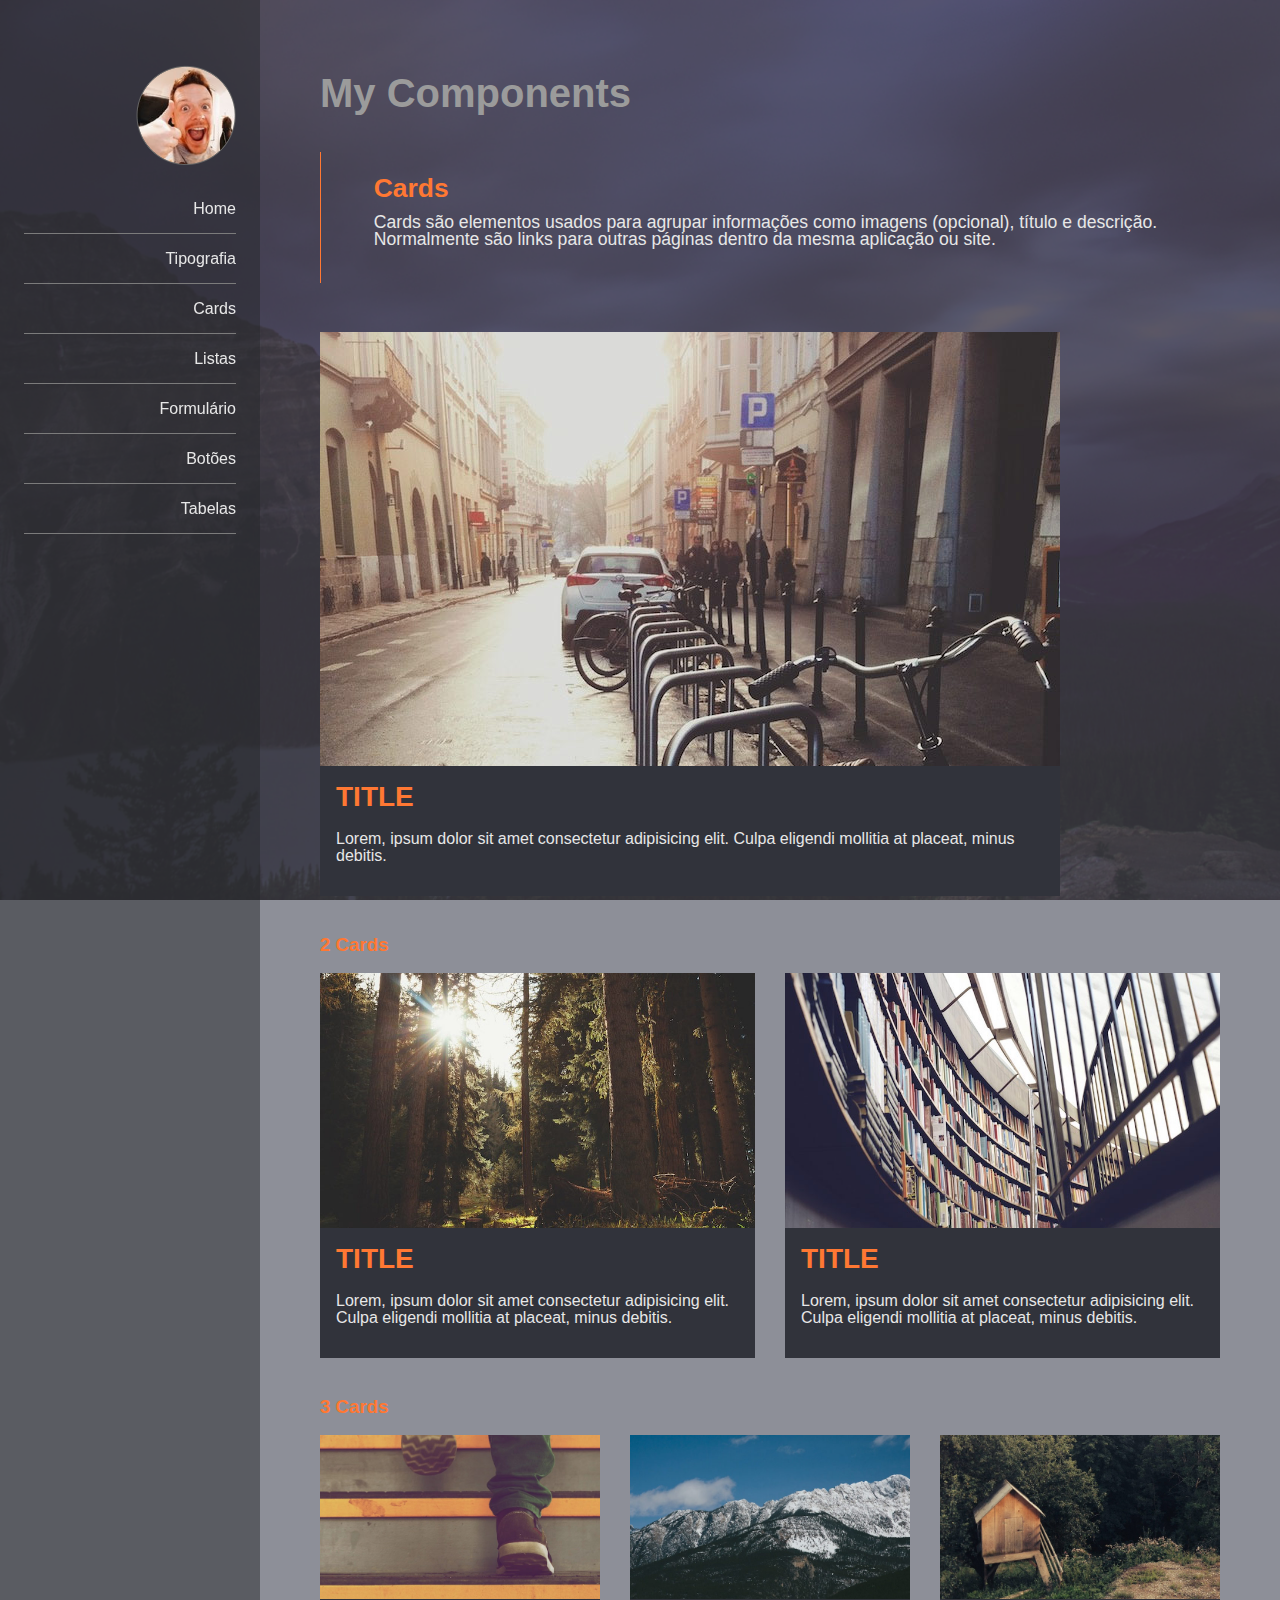
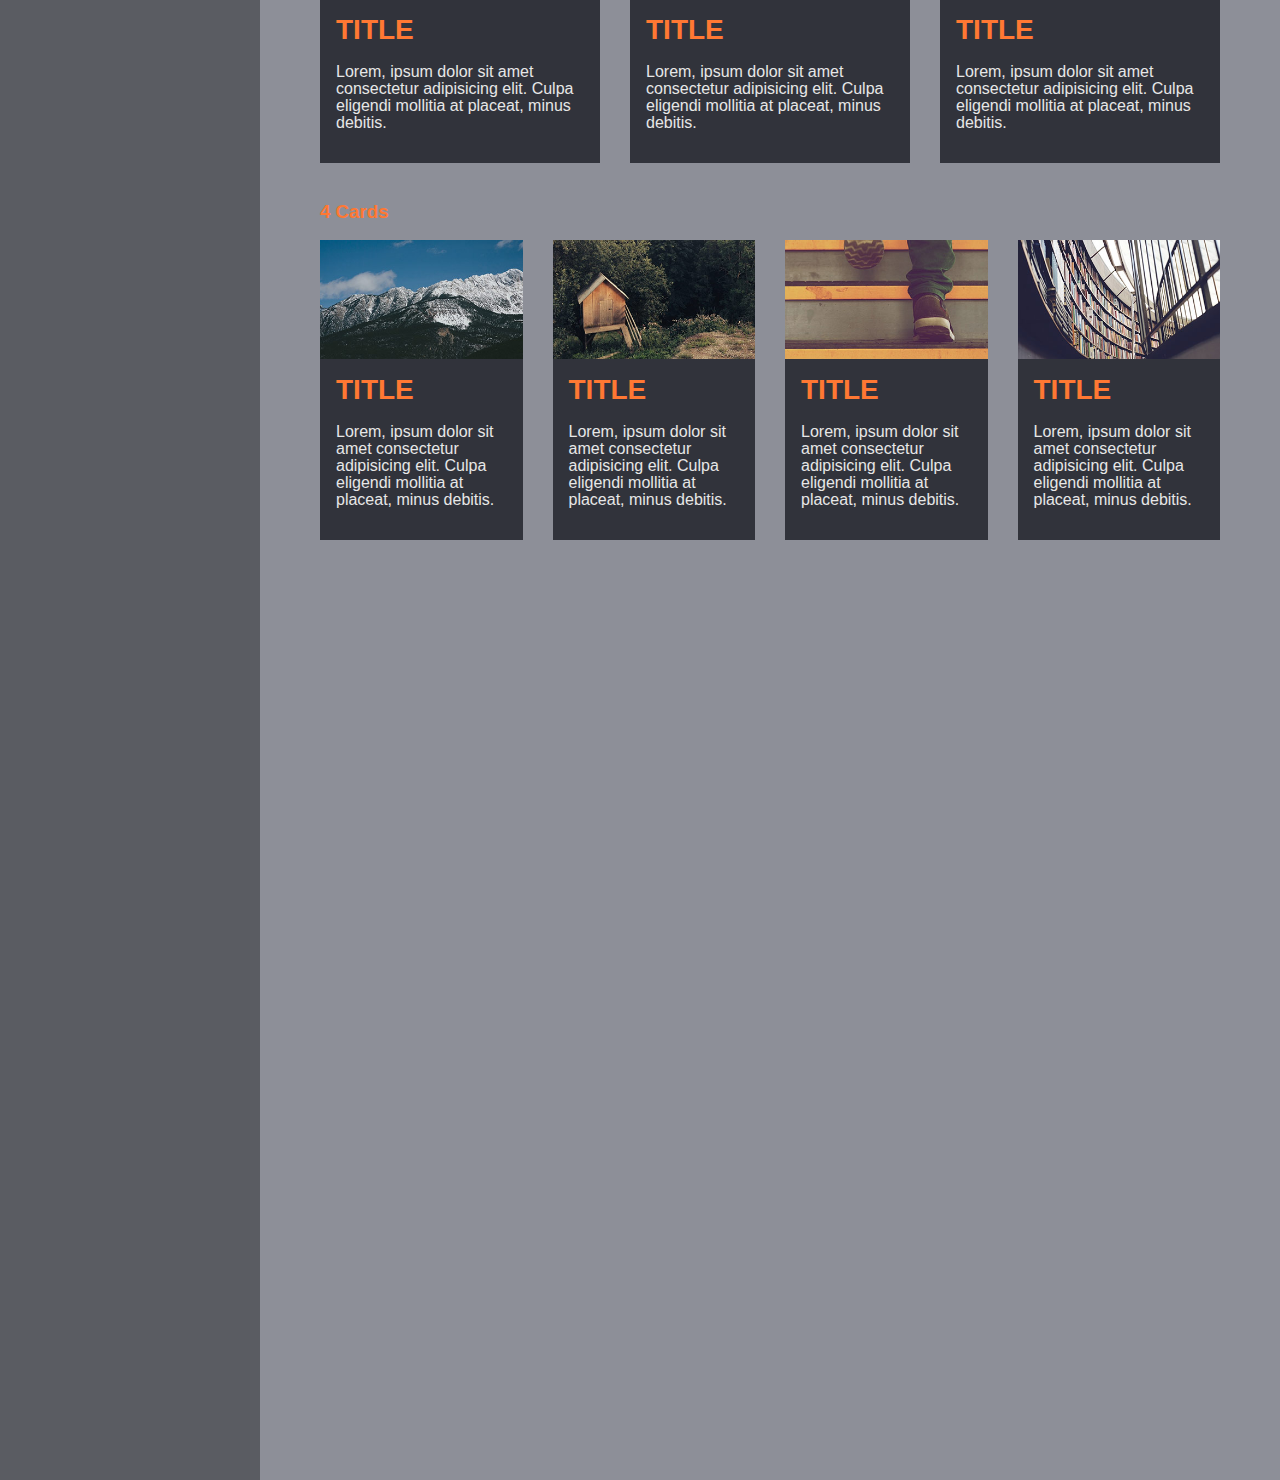
<file: ProjetoMyComponents-inicio/cards.html>
<!DOCTYPE html>
<html lang="pt-br">

<head>
    <meta charset="UTF-8">

    <title>Projeto My Components</title>

    <link rel="stylesheet" href="css/normalize.css">
    <link rel="stylesheet" href="css/style.css">
</head>

<body>

    <header class="mainHeader">
        <nav class="mainNav">
            <a href="#">
                <img src="imagens/perfil.png" alt="Gabriel de Souza Reis" class="perfilImg">
            </a>

            <ul>
                <li><a href="index.html">Home</a></li>
                <li><a href="tipografia.html">Tipografia</a></li>
                <li><a href="cards.html">Cards</a></li>
                <li><a href="listas.html">Listas</a></li>
                <li><a href="formulario.html">Formulário</a></li>
                <li><a href="botoes.html">Botões</a></li>
                <li><a href="tabelas.html">Tabelas</a></li>
            </ul>
        </nav>
    </header>

    <main class="main">

        <h1>My Components</h1>

        <article class="highlight">
            <h2>Cards</h2>
            <p>Cards são elementos usados para agrupar informações como imagens (opcional), título e descrição.
                Normalmente são links para outras páginas dentro da mesma aplicação ou site.</p>
        </article>

        <section>
            <div class="row">
                <article class="card">
                <img src="imagens/fulls/01.jpg" alt="Imagem paisagem1"> 
                    <div class="cardContent">
                        <h3 class="cardTitle">Title</h3>
                        <p>Lorem, ipsum dolor sit amet consectetur adipisicing elit. Culpa eligendi mollitia at placeat, minus debitis.</p>
                    </div>
                </article>
            </div>
        </section>

        <section>
            <h3>2 Cards</h3>
            <div class="row">

                <article class="card">
                    <img src="imagens/fulls/02.jpg" alt="Imagem paisagem2"> 
                        <div class="cardContent">
                            <h3 class="cardTitle">Title</h3>
                            <p>Lorem, ipsum dolor sit amet consectetur adipisicing elit. Culpa eligendi mollitia at placeat, minus debitis.</p>
                        </div>
                </article>

                <article class="card">
                    <img src="imagens/fulls/03.jpg" alt="Imagem paisagem3"> 
                        <div class="cardContent">
                            <h3 class="cardTitle">Title</h3>
                            <p>Lorem, ipsum dolor sit amet consectetur adipisicing elit. Culpa eligendi mollitia at placeat, minus debitis.</p>
                        </div>
                </article>

            </div>
        </section>

        <section>
            <h3>3 Cards</h3>
            <div class="row">
                <article class="card">
                    <img src="imagens/fulls/04.jpg" alt="Imagem paisagem4"> 
                        <div class="cardContent">
                            <h3 class="cardTitle">Title</h3>
                            <p>Lorem, ipsum dolor sit amet consectetur adipisicing elit. Culpa eligendi mollitia at placeat, minus debitis.</p>
                        </div>
                </article>
                <article class="card">
                    <img src="imagens/fulls/05.jpg" alt="Imagem paisagem5"> 
                        <div class="cardContent">
                            <h3 class="cardTitle">Title</h3>
                            <p>Lorem, ipsum dolor sit amet consectetur adipisicing elit. Culpa eligendi mollitia at placeat, minus debitis.</p>
                        </div>
                </article>
                <article class="card">
                    <img src="imagens/fulls/06.jpg" alt="Imagem paisagem6"> 
                        <div class="cardContent">
                            <h3 class="cardTitle">Title</h3>
                            <p>Lorem, ipsum dolor sit amet consectetur adipisicing elit. Culpa eligendi mollitia at placeat, minus debitis.</p>
                        </div>
                </article>
            </div>
        </section>

        <section>
            <h3>4 Cards</h3>
            <div class="row">
                <article class="card">
                    <img src="imagens/thumbs/05.jpg" alt="Imagem paisagem7"> 
                        <div class="cardContent">
                            <h3 class="cardTitle">Title</h3>
                            <p>Lorem, ipsum dolor sit amet consectetur adipisicing elit. Culpa eligendi mollitia at placeat, minus debitis.</p>
                        </div>
                </article>
                <article class="card">
                    <img src="imagens/thumbs/06.jpg" alt="Imagem paisagem8"> 
                        <div class="cardContent">
                            <h3 class="cardTitle">Title</h3>
                            <p>Lorem, ipsum dolor sit amet consectetur adipisicing elit. Culpa eligendi mollitia at placeat, minus debitis.</p>
                        </div>
                </article>
                <article class="card">
                    <img src="imagens/thumbs/04.jpg" alt="Imagem paisagem9"> 
                        <div class="cardContent">
                            <h3 class="cardTitle">Title</h3>
                            <p>Lorem, ipsum dolor sit amet consectetur adipisicing elit. Culpa eligendi mollitia at placeat, minus debitis.</p>
                        </div>
                </article>
                <article class="card">
                    <img src="imagens/thumbs/03.jpg" alt="Imagem paisagem10"> 
                        <div class="cardContent">
                            <h3 class="cardTitle">Title</h3>
                            <p>Lorem, ipsum dolor sit amet consectetur adipisicing elit. Culpa eligendi mollitia at placeat, minus debitis.</p>
                        </div>
                </article>
            </div>
        </section>

  
    </main>

</body>

</html>
</file>
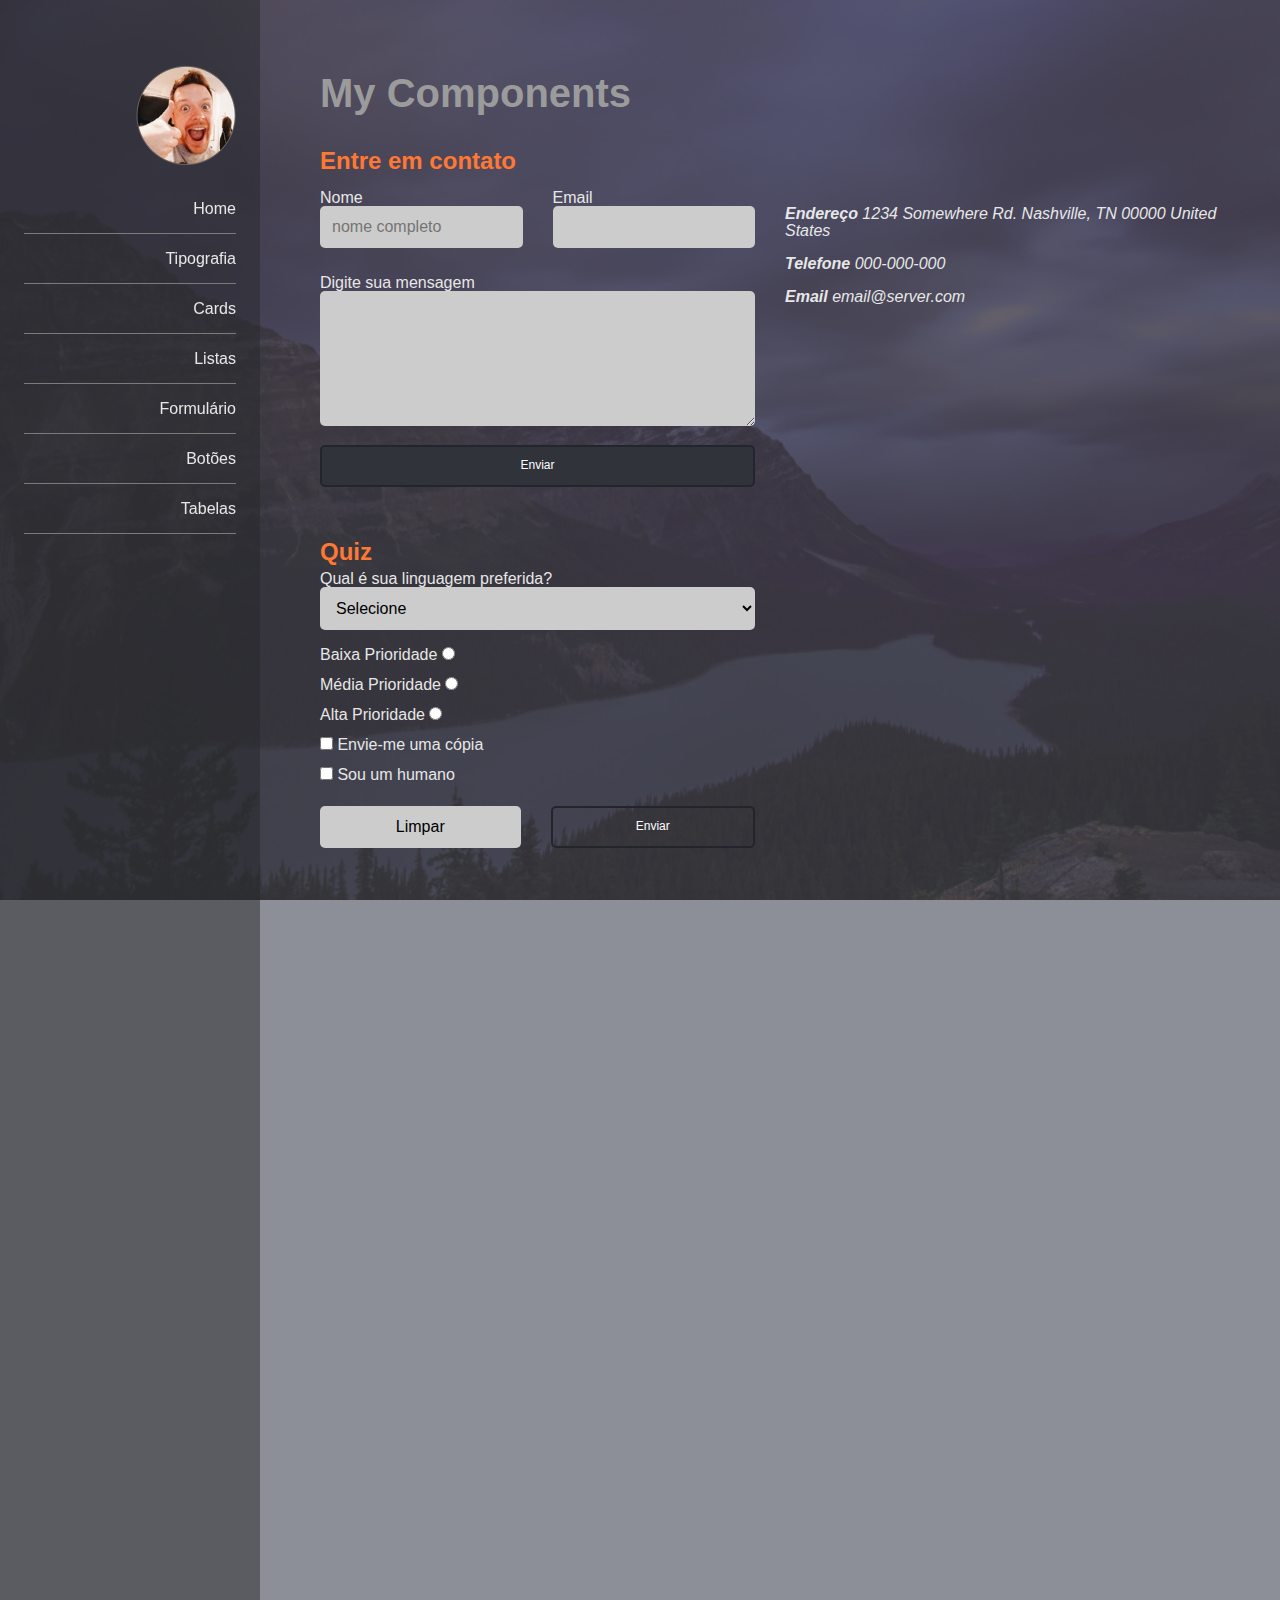
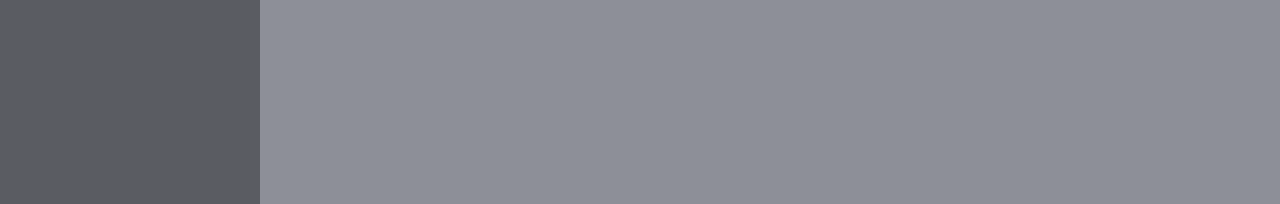
<file: ProjetoMyComponents-inicio/formulario.html>
<!DOCTYPE html>
<html lang="pt-br">

<head>
    <meta charset="UTF-8">

    <title>Projeto My Components</title>

    <link rel="stylesheet" href="css/normalize.css">
    <link rel="stylesheet" href="css/style.css">
</head>

<body>

    <header class="mainHeader">
        <nav class="mainNav">
            <a href="#">
                <img src="imagens/perfil.png" alt="Gabriel de Souza Reis" class="perfilImg">
            </a>

            <ul>
                <li><a href="index.html">Home</a></li>
                <li><a href="tipografia.html">Tipografia</a></li>
                <li><a href="cards.html">Cards</a></li>
                <li><a href="listas.html">Listas</a></li>
                <li><a href="formulario.html">Formulário</a></li>
                <li><a href="botoes.html">Botões</a></li>
                <li><a href="tabelas.html">Tabelas</a></li>
            </ul>
        </nav>
    </header>

    <main class="main">

        <h1>My Components</h1>

        <section>
            <h2>Entre em contato</h2>

            <div class="row">

                <form action="">
                    <div class="row">
                        <div>
                            <label for="nome">Nome</label>
                            <input type="text" name="nome" id="nome" placeholder="nome completo">
                        </div>
                        <div>
                            <label for="email">Email</label>
                            <input type="email" name="email" id="email" autocomplete="off">
                        </div>
                    </div>

                    <label for="mensagem">Digite sua mensagem</label>
                    <textarea name="mensagem" id="mensagem" rows="6"></textarea>

                    <input type="submit" value="Enviar" class="btn">
                </form>

                <address>
                    <p> <b> Endereço</b> 1234 Somewhere Rd. Nashville, TN 00000 United States</p>
                    <p> <b> Telefone</b> 000-000-000</p>
                    <p> <b> Email</b> email@server.com</p>
                </address>

            </div>


        </section>

        <section>
            <h2>Quiz</h2>

            <form action="" class="form-quiz">
                <label for="tecnologia">Qual é sua linguagem preferida?</label>
                <select name="tecnologia" id="tecnologia">
                    <option value="null">Selecione</option>
                    <option value="html">HTML</option>
                    <option value="css">CSS</option>
                    <option value="js">Javascript</option>
                </select>

                <label>Baixa Prioridade <input type="radio" name="prioridade" value="baixa"></label>
                <label>Média Prioridade <input type="radio" name="prioridade" value="media"></label>
                <label>Alta Prioridade <input type="radio" name="prioridade" value="alta"></label>

                <label> <input type="checkbox" name="copy" value="true"> Envie-me uma cópia</label>
                <label> <input type="checkbox" name="humano" value="true"> Sou um humano</label>

                <div class="row">
                    <input type="reset" value="Limpar">
                    <input type="submit" value="Enviar" class="btn btn-stroke">
                </div>
            </form>


        </section>
        
    </main>

</body>

</html>
</file>
<file: Projeto 3/estilo.css>
/* html,
body {
    height: 100%;
}

body {
    background-color: aqua;
    margin: 0;
    padding: 0;
    font-family: 'Lucida Sans', 'Lucida Sans Regular', 'Lucida Grande', 'Lucida Sans Unicode', Geneva, Verdana, sans-serif;

    display: flex;
    justify-content: center;
    align-items: center;
    flex-direction: column;
}

.main-title {
    color: #385555;
}

.list-wrapper {
    background-color: white;
    width: 90%;
    max-width: 500px;
    max-height: 400px;
    overflow-y: auto;
    border-radius: 5px;
    box-shadow: 0 2px 6px rgba(0, 0, 0, .2)
}

.list {
    list-style-type: none;
    padding: 0;
    margin: 0;
}

.list-item {
    display: flex;
    border-bottom: 1px solid #eee;
    padding: 16px;
}

.list-item__imagem img {
    width: 80px;
    border-radius: 50%;
}

.list-item__content {
    padding: 0 20px;
    flex-grow: 1;
}

.list-item__name {
    font-size: 24px;
    color: #385555;
    margin: 0;
}

.list-item__email {
    margin: 5px 0 0;
    color: #aaa;
}

.list-item:hover {
    background-color: #e8e8e8;
}

.list-item__action {
    display: flex;
    gap: 16px;
    align-items: center;
    opacity: 0;
}

.list-item:hover .list-item__action {
    opacity: 0.3;
} */


html,
body {
    height: 100%;
}

body {
    background-color: aqua;
    margin: 32px;
    padding: 32px;
    font-family: 'Lucida Sans', 'Lucida Sans Regular', 'Lucida Grande', 'Lucida Sans Unicode', Geneva, Verdana, sans-serif;

    display: flex;
    justify-content: center;
    align-items: center;
    flex-direction: column;
}

.main-title {
    color: #385555;
}

.list {
    width: 90%;
    max-width: 960px;
    display: flex;
    flex-wrap: wrap;
    justify-content: center;
    gap: 16px;
    list-style-type: none;
}

.list-item {
    flex-basis: 280px;
    background-color: white;
    border-radius: 5px;
    text-align: center;
    box-shadow: 0 2px 8px rgba(0, 0, 0, .2);
    background-image: url(imagens/thumb02.jpg);
    background-size: 100%;
    background-repeat: no-repeat;
}

.list-item__imagem img {
    border-radius: 50%;
    width: 80px;
    margin-top: 120px;
}

.list-item__name {
    margin: 0;
    font-size: 24px;
    color: #385555;
}

.list-item__action {
    display: flex;
    background-color: #e5e5e5;
    padding: 16px;
    justify-content: space-evenly;
    gap: 16px;
}
</file>
<file: Projeto 4 - Refeito/estilo.css>
body {
    background-color: #0c1014;
    color: white;
    width: 90%;
    max-width: 960px;
    margin: 0 auto;
    font-family: 'Gill Sans', 'Gill Sans MT', Calibri, 'Trebuchet MS', sans-serif;
}

.main-title {
    font-size: 62px;
    text-transform: uppercase;
    text-align: center;
    margin: 46px 0;
}

.header {
    display: flex;
    background-color: #05080a;
    padding: 16px;
    justify-content: space-between;
    align-items: center;
}

.header__logo {
    font-size: 36px;
    text-transform: uppercase;
    margin-left: 16px;
    letter-spacing: 2px;
}

.header__nav ul {
    display: flex;
    list-style-type: none;
    font-size: 18px;
    gap: 16px;
}

.header__nav a {
    color: white;
    text-decoration: none;
    padding: 14px;
    border-radius: 6px;
}

.header__nav a:hover {
    text-decoration: underline;
}

a.header__nav--active {
    background-color: #cbe300;
    color: #0c1014;
    pointer-events: none;
}

.pricing {
    display: flex;
    gap: 16px;
}

.pricing-plan {
    flex: 1;
    background-color: #1f262c;
    padding: 30px;
    border-radius: 6px;
    box-shadow: 0 5px 15px -6px black;
    display: flex;
    flex-direction: column;
}

.class-plan__title {
    text-transform: uppercase;
    border-bottom: 2px solid #cbe300;
    margin-top: 0;
    padding-bottom: 10px;
    letter-spacing: 2px;
}

.pricing-plan p {
    margin-top: 0;
}

.pricing-plan__price {
    font-size: 34px;
}

.pricing-plan__features {
    margin: 0 0 35px;
    color: #b5b5b5;
    padding-left: 16px;
    line-height: 1.8;
    flex: 1;
}

.pricing-plan__features li::marker {
    color: #cbe300;
}

.pricing-plan__cta {
    text-decoration: none;
    color: #0c1014;
    background-color: #cbe300;
    border-radius: 6px;
    text-transform: uppercase;
    font-size: 16px;
    font-weight: bold;
    padding: 16px 10px;
    text-align: center;
}

.pricing-plan__cta:hover {
    outline: 2px solid #cbe300;
    background-color: transparent;
    color: white;
}
</file>
<file: Projeto5_moda-ora/css/style.css>
@import url('https://fonts.googleapis.com/css2?family=Roboto:wght@300;400&display=swap');
@import url('https://fonts.googleapis.com/css2?family=Belleza&display=swap');

* {
    margin: 0;
    padding: 0;
    box-sizing: border-box;
    text-decoration: none;
    list-style-type: none;
    font-size: 62,5%;
}

:root {
    --fonteTitulo: 'Belleza', sans-serif;
}

body {
    font-family: 'Roboto', sans-serif;
    width: 100vw;
    

}

header {
    min-width: 50vw;
    height: 7vh;
    display: flex;
    justify-content: space-between;
    align-items: center;
    padding: 0 3rem;
    background-color: #162028;
}

.headerH1 {
    font-family: var(--fonteTitulo);
    color: white;
    margin-left: 2rem;
    letter-spacing: .3rem;
    text-transform: uppercase;
    font-size: 1.5rem;
    min-width: 12rem;
}

.headerUl {
    display: flex;
    gap: .1rem;
}

.headerLi {
    height: 100%;
    min-width: 8rem;
}

.headerUl .headerLi a{
    padding: 1rem;
    text-transform: uppercase;
    color: #425564;
    font-size: .7rem;
    transition: all .5s ease;
    letter-spacing: .2rem;

}

.headerUl .headerLi a:hover {
    font-size: .8rem;
    color: #637887;
}

.sectionImg img {
   min-width: 100vw;
    
}

.sectionMain {
    display: flex;
    flex-direction: column;
    justify-content: center;
    align-items: center;
    height: 120vh;
}

.sectionMain .mainH2 {
    font-family: var(--fonteTitulo);
    letter-spacing: .1rem;
    min-width: 30rem;
    margin: 6rem 0 1.5rem;
}

.sectionMain .paragrafoMain {
    color: #555;
    width: 40rem;
    text-align: center;
    line-height: 1.5rem;
    margin-bottom: 6rem;
}

.sectionMain ul {
    display: flex;
    width: 100vw;
    justify-content: center;
    gap: 2rem;
    margin-bottom: 3rem;
}
.sectionMain li {
    display: flex;
    flex-direction: column;
    align-items: center;
    justify-content: center;
    gap: .7rem;
    font-weight: lighter;
}

.sectionMain h3 {
    letter-spacing: 0.2rem;
    opacity: .7;
}

.sectionPos {
    width: 100vw;
    height:100vh;
    color: white;
    background-image: url(../imagens/bg_detalhe.png);
    background-repeat: no-repeat;
    background-size: cover;
    padding: 12rem; 
}

.sectionPos h3 {
    margin: 2rem;
    min-width: 20rem;
}
.sectionPos p {
    min-width: 30rem;
}

footer{
    background-color: #0b171f;
    color: #6f8597;
    height: 7vh;
    display: flex;
    align-items: center;
    justify-content: center;
}
</file>
<file: projeto6/css/estilo.css>
:root {
    --primary-color: #FED001;
}

html {
    /* font-size: 62.5%;
    font-family: 'Inter', sans-serif;
    font-weight: 400; */
    font: 400 62.5% 'Inter', sans-serif;
}

p,
a {
    font-size: 1.6rem;
}

h1 {
    font-size: 4.8rem;
}

h2 {
    font-size: 4rem;
}

h3 {
    font-size: 3.2rem;
}

nav a {
    color: inherit;
}

.upper {
    text-transform: uppercase;
}

.btn {
    background-color: var(--primary-color);
    border-radius: 4px;
    font-size: 1.8rem;
    text-decoration: none;
    padding: 1.6rem 4.6rem;
    display: inline-block;
    color: inherit
}

.wrapperContainer {
    padding-top: 1px;
}

.wrapperContainer-dark {
    background-color: #2a2a2a;
    color: #fafafa;
}

.wrapperContainer-light {
    background-color: #fafafa;
}

.wrapperContainer-dark2 {
    background-color: #003464;
    color: #fafafa;
}

.wrapperContainer-fixed {
    position: sticky;
    width: 100%;
    top: 0;
    left: 0;
}

.wrapperContainer-padded {
    padding-top: 12rem;
}

.container {
    max-width: 127.6rem;
    margin: auto;
}

.section_title {
    padding: 7rem 0;
    text-align: center;
    margin: 0;
}

.section_btn {
    margin: 7rem 0;
}

.header {
    display: flex;
    justify-content: space-between;
    align-items: center;
    color: var(--primary-color);
    padding: 2rem 0;
}

.header_nav a {
    padding: .75em 1.15em;
    border: solid 1px;
    text-decoration: none;
}

.header_nav ul {
    display: flex;
    gap: .6rem;
    list-style-type: none;
}

.header_nav a:hover {
    background-color: black;
}

.wrapperContainer-hero {
    background-image: linear-gradient(transparent, rgb(255, 255, 86));
}

.heroBanner {
    display: flex;
    justify-content: space-between;
    align-items: center;
    gap: 20rem;
}

.hero_title {
    margin-bottom: 4rem;
}

.cursos {
    text-align: center;
}

.cursosContainer {
    display: flex;
    text-align: left;
    gap: 2rem;
}

.curso_card {
    /* border: 1px solid #949494;
    border-radius: 10px;
    overflow: hidden; */
    /* flex-grow: 1;
    flex-shrink: 1;
    flex-basis: 0; */

    flex: 1;
}

.curso_card img {
    display: block;
    width: 100%;
}

.curso_card h3 {
    font-size: 2.4rem;
}

.curso_card p {
    font-size: 1.8rem;
    line-height: 1.5;
}

.cursos_card_content {
    padding: 1rem 1.25rem;
    border: 1px solid #ccc;
    border-radius: 0 0 8px 8px;
    border-top: transparent
}

.escola {
    display: flex;
    gap: 7rem;
    padding-top: 6rem;
}

.escola_title {
    font-size: 3.2rem;
    margin-top: 2rem;
}

.escola p {
    font-size: 1.8rem;
    line-height: 1.5;
}

.contatos_address {
    text-align: right;
    font: normal 400 1.8rem "Inter", sans-serif;
    padding: 3rem 0;
}

.footer {
    font-size: 1.6rem;
    text-align: center;
    padding: 4.5rem;

}

.footer a {
    color: inherit;
}
</file>
<file: Projeto7 - formulario de contato/css/style.css>
html {
    font-family: 'Gill Sans', 'Gill Sans MT', Calibri, 'Trebuchet MS', sans-serif;
    font-size: 62.5;
    margin: 0;
    padding: 0;
    box-sizing: border-box;
}

body {
    height: 100vh;
    display: flex;
    justify-content: center;
    background-color: rgb(39, 37, 37);
}

form {
    background-color: rgb(24, 23, 23);
    min-width: 25rem;
    height: fit-content;
    margin-top: 10vh;
}


fieldset {
    margin: none;
    display: flex;
    flex-direction: column;
    border: none;
}

legend {
    text-align: center;
    padding: .5em;
    font-size: 1.3em;
    font-weight: bold;
    color: #aaa;
    text-transform: uppercase;
}

input, textarea {
    background-color: rgba(0, 0, 0, 0.301);
    border: 2px solid transparent;
    border-bottom-color: #008309;
    color: white;
    outline: 0;
}

label {
    color: white;
    margin: .8rem 0 .2rem;
}

input {
    padding:.5rem;
}

input:invalid, textarea:invalid {
    border-bottom: 2px solid red;
}

input:focus, textarea:focus {
    border-bottom: 2px solid rgb(255, 255, 255);

}


.btn {
    width: fit-content;
    margin: 1rem 0;
    margin-left: auto;
    padding: .3rem;
    background-color: rgba(0, 0, 0, 0.301);
    color: white;
    cursor: pointer;
    font-size: 1rem;
    border: none;
}
</file>
<file: ProjetoNotes/style.css>
.container {
    display: flex;
    flex-wrap: wrap;
    width: 80vw;
    gap: 1rem;
    justify-content: space-between;
    /* border: 3px solid black; */
}

.container div {
    flex-basis: calc(33% - 3rem);
    flex-grow: 1;
    background-color: antiquewhite;
    padding: 1rem; 
    box-shadow: 4px 4px 5px black;
}

.style1 {
    
    background-image: linear-gradient(135deg, brown 20px,transparent 1px);
}

.style2 {
    background-image: linear-gradient(135deg, brown 50%, rgb(160, 160, 160) 50%);
    background-size: 40px 40px;
    background-repeat: no-repeat;
}

.style3 {
    background-image: linear-gradient(135deg, brown 50%, rgb(160, 160, 160) 50%);
    background-size: 40px 40px;
    background-repeat: no-repeat;
    position: relative;
}
.style3::before {
    content: "";
    position: absolute;
    width: 40px;
    height: 40px;
    top: 0;
    left:0;
    background-image: linear-gradient(135deg, transparent 50%, rgb(160, 160, 160) 50%);
    filter: drop-shadow( 2px 2px 3px  black);
}
</file>
<file: CurriculoWEB - front/MeuCurriculo.css>
body {
    width: 80%;
    background-color: #fff;
    margin: auto;
    font-family: Arial, Helvetica, sans-serif;
    margin-bottom: 50px;
}
a {
    text-decoration: none;
}
a:hover{
    text-decoration: underline;
}

h1 {
    width: 100%;
    padding: 20px;
    box-sizing: border-box;
    background-color: #cbcbf3c4;
    text-align: center;
    margin-bottom: 0px;

}
h1, h2{
    color: blue;
}

#paragrafo1 {
    text-align: center;
    background-color: #cbcbf3f9;
    margin-top: 0px;
}

h2{
    width: 100%;
    margin-top: 30px;
    padding: 20px 0px 20px 8px ;
    background-color: #d7d7f7e2;
    box-sizing: border-box;
    text-align: left;
    border-bottom: 3px solid blue;
}

h3 {
    margin-bottom: 6px;
    margin-top: 25px;
    box-sizing: border-box;
    color: rgba(0, 0, 0, 0.825);
    
}

h3 b {
    color: blue;
}

h4 {
    margin: 0px;
}

.paragrafoExperiencia {
    margin: 0px;
}

ul {
    padding-left: 15px;
    /* box-sizing: border-box; */
    text-align: left;
}

.menu {
    text-align: right;
    padding: auto;
}
.menu li{
    display: inline-block;
   
}
.menu a{
    text-decoration: none;
    display: block;
    padding: 15px;
    background-color: #5bd3eb82;
    

}
.menu a:hover {
    background-color: black;
    color: white;
    text-decoration: none;
    border-bottom: 3px solid rgb(30, 11, 243);

}
</file>
<file: Projeto - Cards responsivos/container.css>
body {
    font-family: 'Segoe UI', Tahoma, Geneva, Verdana, sans-serif;
}

.card {
    border: 2px solid #999;
    display: flex;
    flex-direction: column;
}

.card_header img {
    display: block;

    width: 100%;
    height: 100%;
    max-height: 10em;

    object-fit: cover;
    object-position: center;
}

.card_body {
    padding: 1em;
    box-sizing: border-box;
    background-color: #ccc;
    flex-grow: 1;
}

.card_btn {
    text-decoration: none;
    text-transform: uppercase;
    background-color: darkslategrey;
    padding: .75em 1em;
    color: white;
    display: inline-block;

}

.card_body p {
    margin: 0 0 1em;
}

.card_header {
    background-color: yellow;
}

/* .card_wrapper,
main {
    container-type: inline-size;
} */

.card_wrapper {
    /* container-name: cardWrapper; */
    container: cardWrapper / inline-size;
}

main {
    /* container-name: main; */
    container: main / inline-size;
}

/* @media screen and (min-width: 50em) { */
@container cardWrapper (min-width: 50em) {
    .card {
        flex-direction: row;
    }

    .card_header img {
        max-height: initial;
    }
}

.cards_container {
    display: flex;
    gap: 1em;
    flex-direction: column;
}

/* @media screen and (min-width: 70em) { */
@container main (min-width: 70em) {
    .cards_container {
        flex-direction: row;
    }

    .card_wrapper {
        flex-grow: 1;
    }
}
</file>
<file: Projeto 2 - Pagina de curso/stylesheetP2.css>
body {
    padding: 5px;
    font-family: 'Franklin Gothic Medium', 'Arial Narrow', Arial, sans-serif;

}

.section-header {
    margin: 0px;
    padding: 10px;
    background: url(ProjetoCSS-inicio/imagens/bg-3.jpg) no-repeat center center fixed;
    background-color: black;
    height: 520px;
    background-size: cover;
    
}



ul {
    
    text-align: right;
    margin-right: 15px;
    
}

li {
    display: inline-block;
}

.section-header a {
    padding: 10px;
    border: 2px solid white;
    text-decoration: none;
    margin-left: 5px;
    color: white;
    background-color: #cccccc31;
    text-transform: capitalize;
    letter-spacing: 2px;
    border-radius: 3px;
    display: block;
}

a:hover {
    background-color: #ccccccbc;

}

.div-header {
    margin-top: 160px;
}

.div-header h1 {
    text-transform: capitalize;
    text-align: center;
    color: white;
    font-size: 40px;
    text-shadow: 2px 2px 2px black;
}

.div-header p {
    background-color: rgba(0, 0, 0, 0.549);
    color: white;
    font-size: large;
    text-align: center;
    padding: 8px;
    width: 40%;
    margin: auto;

}

.section-main {
    background-color: #d7d0d0; 
    margin: 0px;
    width: 100%;
    /* height: 750px; */
    /* padding: 1%; */
    /* background-size: cover;   */

}

main {
    padding: 2%;

}

.post {
    background-color: white;
    padding: 10px;
    margin: auto; 
    width: 85%;
    margin-bottom: 40px;
    border-radius: 5px;


}

main h2 { 
    background-color: #e2dadab9;
    padding: 8px;
    text-transform: capitalize;
    text-align: left;
    border-bottom: 2px solid #898484b9 ;
}

main p {
    text-align: left;
}

main a {
    text-align: left;
    padding: 5px;
    font-size: small;
    text-transform: uppercase;
    background-color: #6a6a6a7b;
    border: 1px solid #38383831;
    margin: 5%;
    margin-left: 0px;
    border-radius: 2px;
    width: fit-content;
}

.section-footer, footer {
    background: no-repeat right bottom fixed #444444;
    margin: auto;
    background-size: cover;
    width: 100%;
}
footer p{ 
    text-align: center;
    padding: 30px;
    margin: 0px;
    text-shadow: 2px 2px 2px black;
    color: white;
    letter-spacing: 2px;
}
</file>
<file: projeto 4 - planos/stylePlanos.css>
*{
    margin: 0;
    padding: 0;
    box-sizing: border-box;
}

html {
    height: 100%;
    background-color: rgb(78, 78, 78);
    font-family:'Gill Sans', 'Gill Sans MT', Calibri, 'Trebuchet MS', sans-serif
}

body {
    height: 100%;
    width: 70%;
    min-width: 800px;
    margin: auto;
}

header {
    background-color: black;
    display: flex;
    padding: 10px;
    width: 100%;
    min-width: 500px;
    height: 75px;
    max-height: max-content;
    color: white;
    gap: 10px;
    justify-content: space-between;
    align-items: center;

}

header .headerTitle {
    letter-spacing: 3px;
    text-transform: uppercase;
    
}

header .headerUl {
    list-style-type: none;
    display: flex;
    gap: 10px;
    align-items: center;
    justify-content: center;
    
}

header .headerUl a {
    padding: 10px;
    background-color: greenyellow;
    text-decoration: none;
    color: white;
    border-radius: 8px;
    border: 2px solid rgb(130, 192, 37) ;
    text-transform: uppercase;

}

main {
    display: flex;
    flex-direction: column;
    height: 100%;
    align-items: center;
    color: white;
}

main h2 {
    font-size: 55px;
    margin: 40px 0px 0px ;

text-transform: uppercase;
}

main .mainUl {
    height: 100%;
    width: 100%;
    display: flex;
    align-items: center;
    justify-content: center;
    list-style-type: none;
    flex-wrap: wrap;
    gap: 16px;
    flex-direction: row;
}

main .mainUl .mainLi {
    list-style-type: none;
    width: 30%;
    min-height: 300px;
    height: 70%;
    background-color: rgb(38, 37, 37);
    border-radius: 5px;
    text-align: center;
    box-shadow: 0 2px 8px rgba(0, 0, 0, .2);
    display: flex;
    flex-direction: column;
    align-items: center;
    padding: 15px;
    /* justify-content: space-between; */
}

.mainLi h3{
    height: 50px;
    padding: 10px;
    width: 100%;
    margin-bottom: 10px;
    font-size: 25px;
    text-align: start;
    border-bottom: 2px solid greenyellow;
}
.divMes{
    display: flex;
    width: 100%;
    justify-content: start;

}

.divMes h4{
    font-size: 30px;
}
.divMes p {
    align-self: end;
    height: fit-content;
    width: fit-content
}

.mainLi ul {
    width: 100%;
    height: 100%;
    list-style-type: none;
    align-items: start;
    display: flex;
    flex-direction: column;
    gap: 3px;
    margin-top: 30px;
    gap: 10px;
}

.mainLi li {
    list-style-type: disc;
    margin-left: 10px;
}

li::marker {
    color: greenyellow;
}


.mainLi a{
    padding: 10px;
    background-color: greenyellow;
    text-decoration: none;
    color: white;
    border-radius: 8px;
    border: 2px solid rgb(130, 192, 37) ;
    text-transform: uppercase; 

}
</file>
<file: ProjetoMyComponents-inicio/css/style.css>
:root {
    --primaryColor: #FF7833;
    --secondaryColor: #31333b;
    --secondaryColorDark: #23252d;
    --hoverAColor: #444856;
}

html {
    font-size: 62.5%;
}

body {
    display: flex;
    margin: 0;
    color: #e7e7e7;
    font-family: 'Lucida Sans', 'Lucida Sans Regular', 'Lucida Grande', 'Lucida Sans Unicode', Geneva, Verdana, sans-serif;
    min-height: 100vh;
    line-height: 1.7rem;
    background-image: url(../imagens/bg-unsplash.png);
    background-repeat: no-repeat;
    background-size: cover;
    background-attachment: fixed;
}

h1 {
    font-size: 4rem;
    color: #9b9b9b;
    margin-top: 2rem;
    margin-bottom: 5rem;
}

h2,
h3,
h4,
h5,
h6 {
    color: var(--primaryColor);
    margin: 1rem 0;
}

.highlight {
    border-left: 1px solid var(--primaryColor);
    font-size: 1.1em;
    padding-left: 3em;
    margin: 2.2em 0;
}

article {
    padding-top: 1em;
    padding-bottom: 1em;
}

section {
    margin-bottom: 3rem;
}

.underline {
    text-decoration: red wavy underline;
}

.mainHeader {
    flex: 0 0 26rem;
    background-color: rgba(49, 51, 59, 0.801);
    

}

.main {
    background-color: rgba(67, 71, 86, 0.607);
    flex: 1 0;
    padding: 6.5rem 6rem 100vh;
}

a {
    color: inherit;
}

.pAnimation {
    display: flex;
    gap: 2rem;
}
.pAnimation a {
    text-decoration: transparent;
    transition: color .5s, text-decoration .5s;
}

.pAnimation a:hover {
    color: var(--primaryColor);
    text-decoration: underline;
}

.pAnimation i{
    font-size: medium;
    margin: 0 1rem;
}

.main,
.mainHeader {
    font-size: 1.6rem;
}

.perfilImg {
    max-width: 10rem;
}

.mainNav {
    text-align: right;
    padding: 6.5rem 2.4rem 2.4rem;
    position: sticky;
    top: 0;
    left: 0;
}

.mainNav ul {
    padding: 0;
    list-style-type: none;
}

.mainNav ul a {
    display: block;
    padding: 1.2rem 0;
    text-decoration: none;
    transition: paddin-rigth .2s, background-color .4s;
    background-color: transparent;
}

.mainNav ul a:hover,
.mainNav ul a:focus {
    background-color: var(--hoverAColor);
    padding-right: 1rem;

}

.mainNav li {
    border-bottom: 1px solid #7b7b7b;
    padding: .4rem 0;
}

.card {
    max-width: 740px;
    background-color: var(--secondaryColor);
    padding: 0;
}

.cardContent {
    padding: .75em 1em 1em;
}

.cardTitle {
    font-size: 1.75em;
    margin-bottom: 2.5rem;
    text-transform: uppercase;
}

.card img {

    width: 100%;
    display: block;
}

.row {
    display: flex;
    gap: 3rem;
    padding: 1rem 0;
    justify-content: space-between;
}

.row .row {
    padding-top: 0;
}

.row>* {
    flex-grow: 1;
    flex-shrink: 0;
    flex-basis: 0%;
}

.alternate {
    list-style-type: none;
    padding-left: 0;
}

.alternate li {
    padding: 0;
}

.alternate li:not(:last-child) {
    border-bottom: 2px solid;
}

/* .alternate li:last-child {
    border-bottom: 0;
} */

.roman {
    list-style-type: upper-roman;
}

.list-emoji {
    list-style-type: "\1F642";
}

input,
label,
textarea,
select {
    display: inline-block;
    width: 100%;
    box-sizing: border-box;
}

input[type="radio"],
input[type="checkbox"] {
    width: auto;
}

input,
textarea,
select {
    background-color: #ccc;
    padding: 1.2rem;
    border-radius: 5px;
    margin-bottom: 1.6rem;
    border: 0;
}

.btn {
    background-color: var(--secondaryColor);
    border: 2px solid var(--secondaryColorDark);
    color: white;
    font-size: 1.2rem;
    cursor: pointer;
    padding: .8 1.2em;
    border-radius: 5px;
}

.btn + .btn {
    margin-left: 2rem;
}

.btn:hover,
.btn:focus {
    background-color: var(--secondaryColorDark);
}

.form-quiz {
    width: calc(50% - 1.5rem);
}

.btn-stroke {
    background-color: transparent;
}

.btn-big {
    font-size: 2rem;
}

.btn-full {
    display: inline-block;
    width: 100%;
}

.btn-full + .btn-full {
    margin-left: 0;
    margin-top: 2rem;

}

.table {
    width: 100%;
    border-collapse: collapse;

}

.table td:last-child, .table th:last-child {
    text-align: right;
}

.table td, .table th {
    padding: 1.6rem;

}

.table:not(.table-alternate) td, .table:not(.table-alternate) th{
    border-bottom: 2px solid var(--secondaryColorDark);
}

.table th {
    text-transform: uppercase;
    text-align: left;
}

.table-alternate tbody tr:nth-child(odd){
    background-color: var(--secondaryColor);

}

.table-verticalLines td:not(:last-child), .table-verticalLines th:not(:last-child)  {
    border-right: 1px solid var(--secondaryColorDark);
}
</file>
